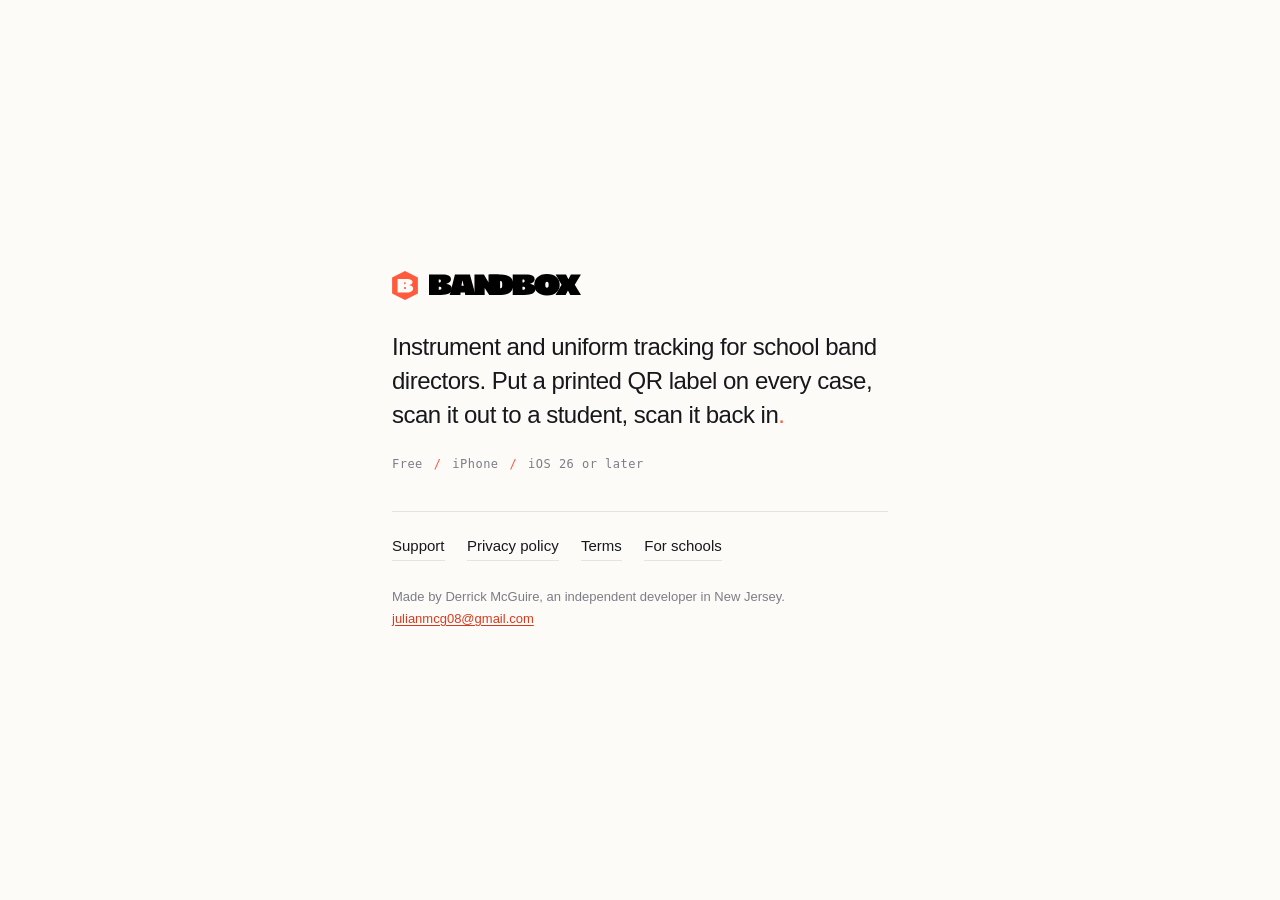
<file: index.html>
<!doctype html>
<html lang="en">
<head>
<meta charset="utf-8">
<meta name="viewport" content="width=device-width, initial-scale=1">
<title>BandBox — instrument and uniform tracking for school bands</title>
<meta name="description" content="BandBox is a free iPhone app for school band directors. Put a QR label on every instrument and uniform, scan it out to a student, and scan it back in.">
<link rel="canonical" href="https://mybandbox.app/">
<meta name="theme-color" content="#fdfbf8" media="(prefers-color-scheme: light)">
<meta name="theme-color" content="#121113" media="(prefers-color-scheme: dark)">
<meta property="og:type" content="website">
<meta property="og:site_name" content="BandBox">
<meta property="og:title" content="BandBox — instrument and uniform tracking for school bands">
<meta property="og:description" content="BandBox is a free iPhone app for school band directors. Put a QR label on every instrument and uniform, scan it out to a student, and scan it back in.">
<meta property="og:url" content="https://mybandbox.app/">
<meta name="twitter:card" content="summary">
<link rel="icon" href="/assets/favicon.svg" type="image/svg+xml">
<link rel="mask-icon" href="/assets/favicon.svg" color="#ff5a3c">
<link rel="stylesheet" href="/assets/styles.css">
</head>
<body class="bare">
<main id="main">

<div class="home">
  <div class="home__in">
    <div class="lockup">
      <span class="lockup__mark"><svg viewBox="0 0 72 81" fill="currentColor" aria-hidden="true"><path d="M38.9 47.57C38.9 50.28 36.83 50.66 33.8 50.61V44.75C37 44.64 38.9 45.29 38.9 47.57Z"/><path d="M33.8 37.1V31.62C36.83 31.4 37.86 32.27 37.86 34.22C37.86 36.72 36.29 37.15 33.8 37.1Z"/><path d="M36 0L0 18V63L36 81L72 63V18L36 0ZM37.92 60.16H15.24V22.18H39.49C53.06 22.18 57.02 25.92 57.02 30.91C57.02 34.93 53.71 38.08 48.5 39.32V39.65C57.13 40.9 58.65 44.64 58.65 48.6C58.65 56.31 51.59 60.16 37.92 60.16Z"/></svg></span>
      <img class="lockup__word" src="/assets/logolong.svg" alt="BandBox" width="176" height="25">
    </div>
    <p class="home__desc">Instrument and uniform tracking for school band directors.
    Put a printed QR label on every case, scan it out to a student, scan it back
    in<span class="dot">.</span></p>
    <p class="home__specs">Free <span>/</span> iPhone <span>/</span> iOS 26 or later</p>
    <nav class="home__links" aria-label="Site">
      <a href="/support">Support</a>
      <a href="/privacy">Privacy policy</a>
      <a href="/terms">Terms</a>
      <a href="/schools">For schools</a>
    </nav>
    <p class="home__by">Made by Derrick McGuire, an independent developer in New
    Jersey. <a href="mailto:julianmcg08@gmail.com">julianmcg08@gmail.com</a></p>
  </div>
</div>
</main>
</body>
</html>
</file>
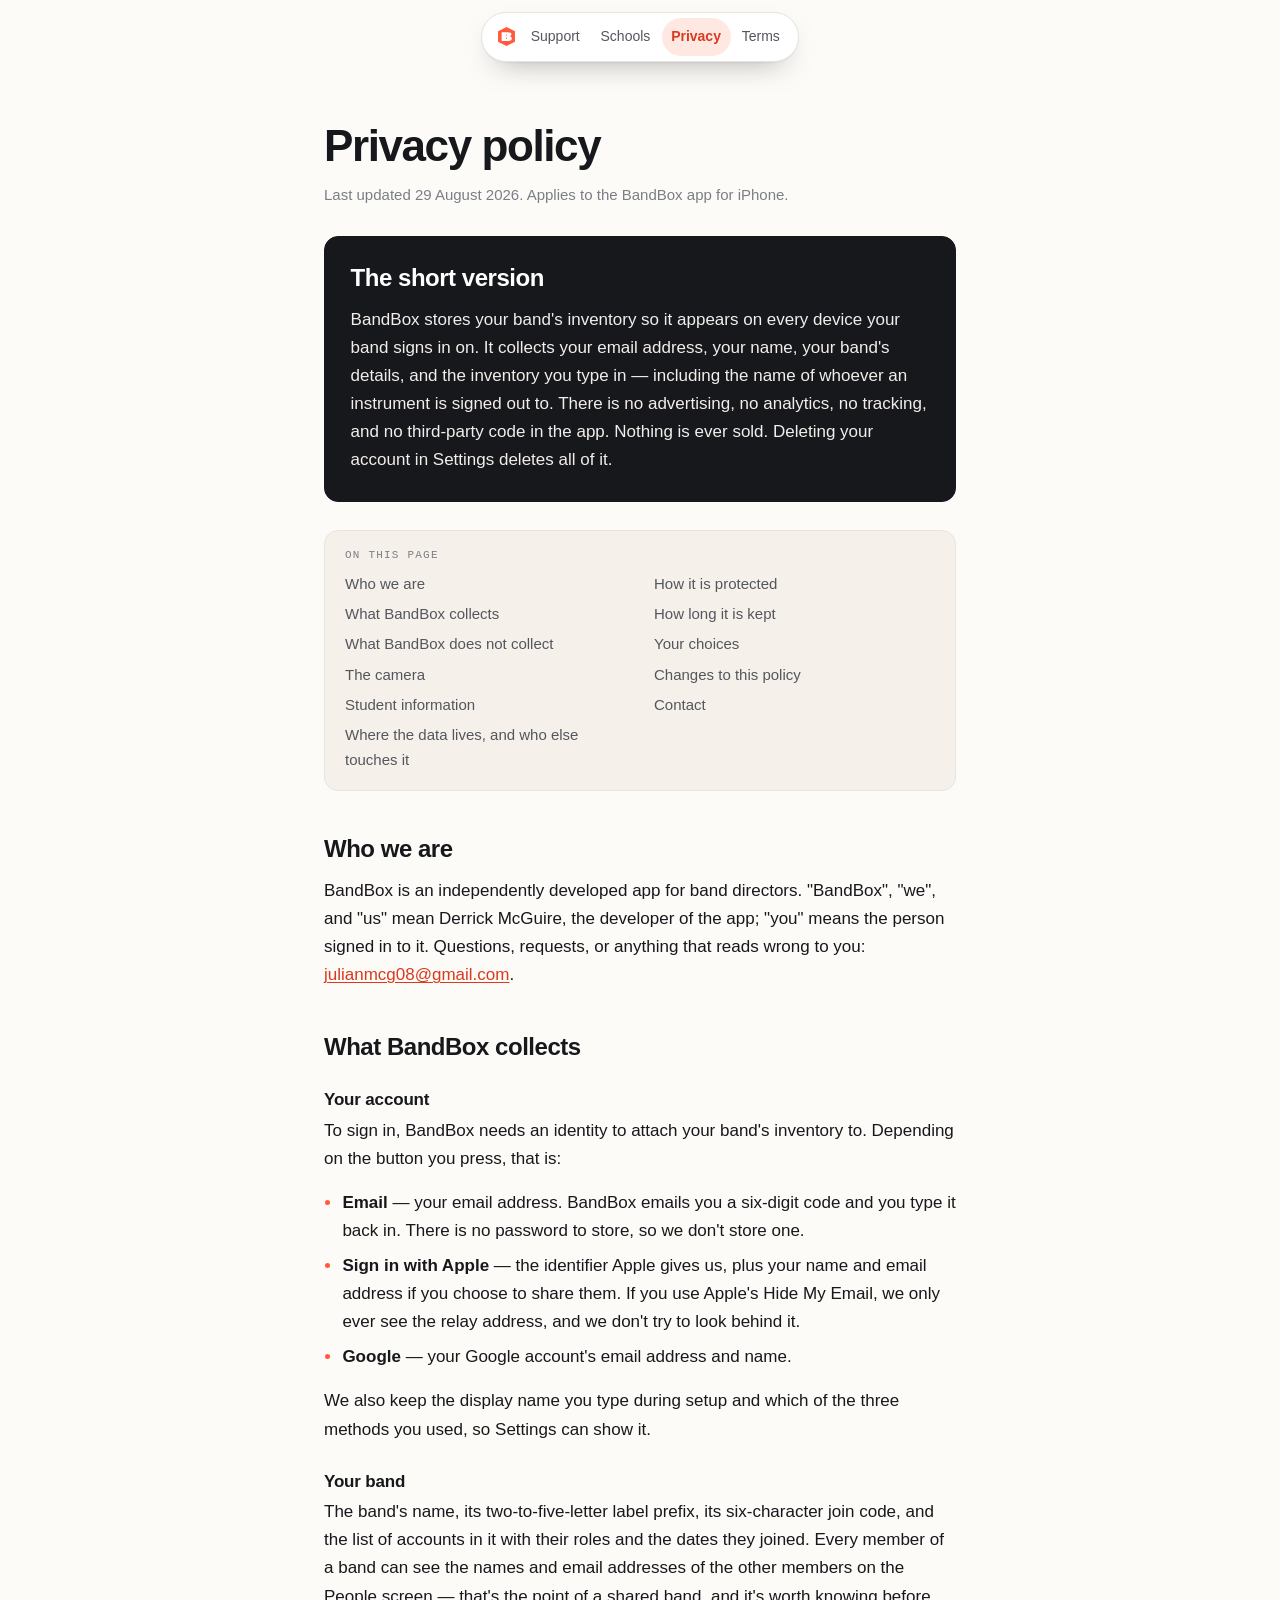
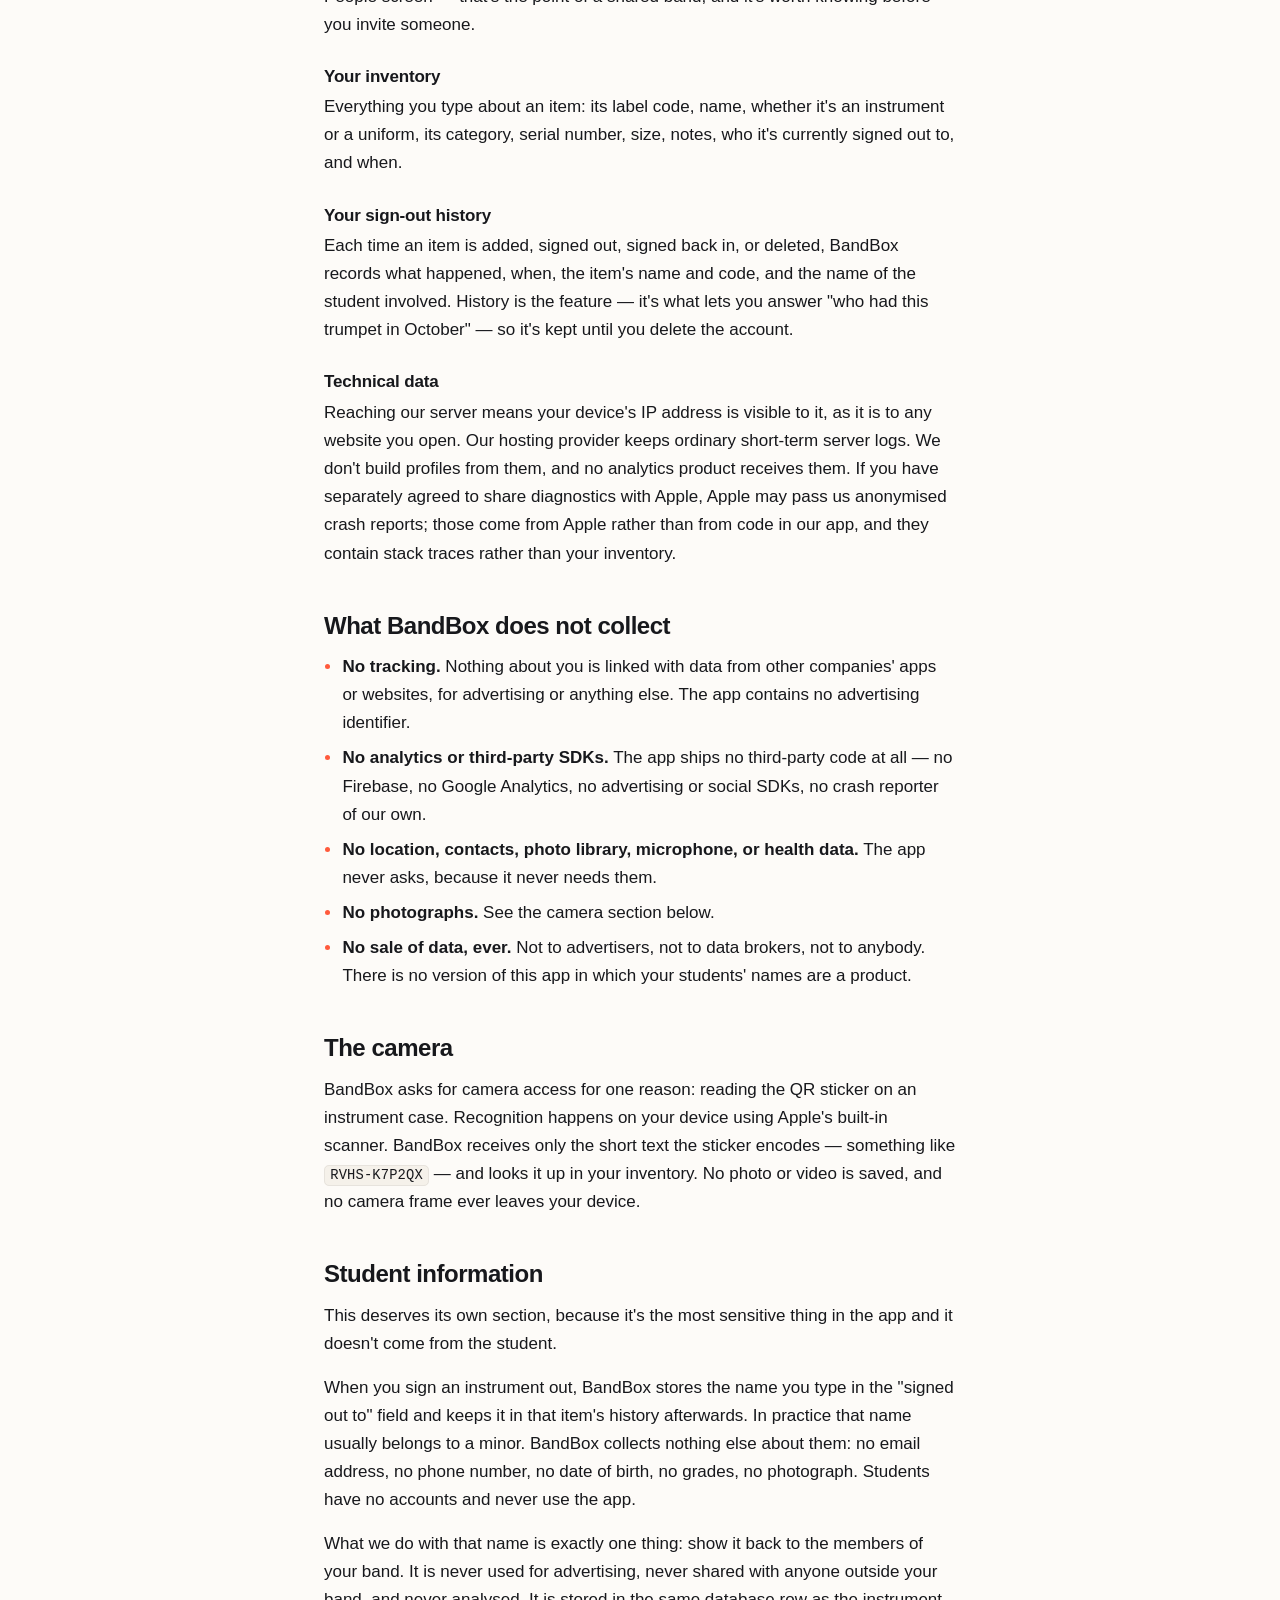
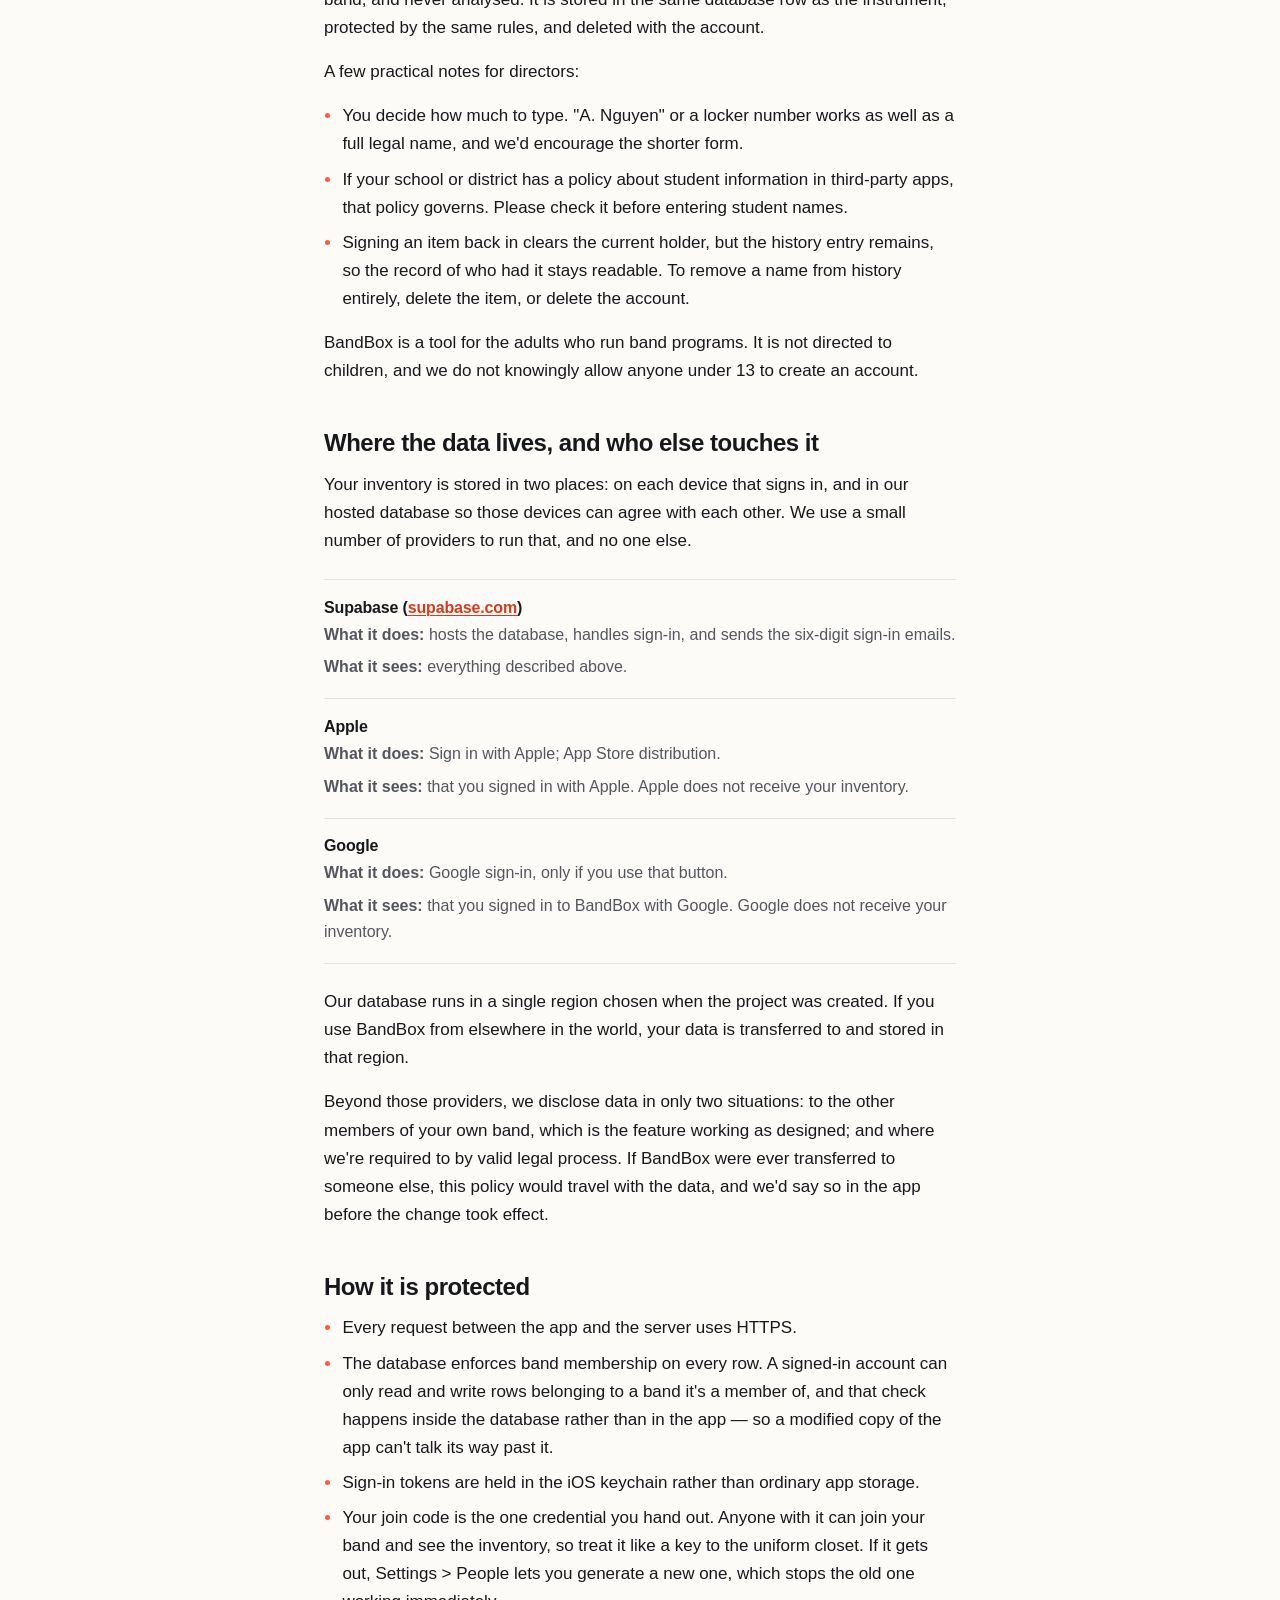
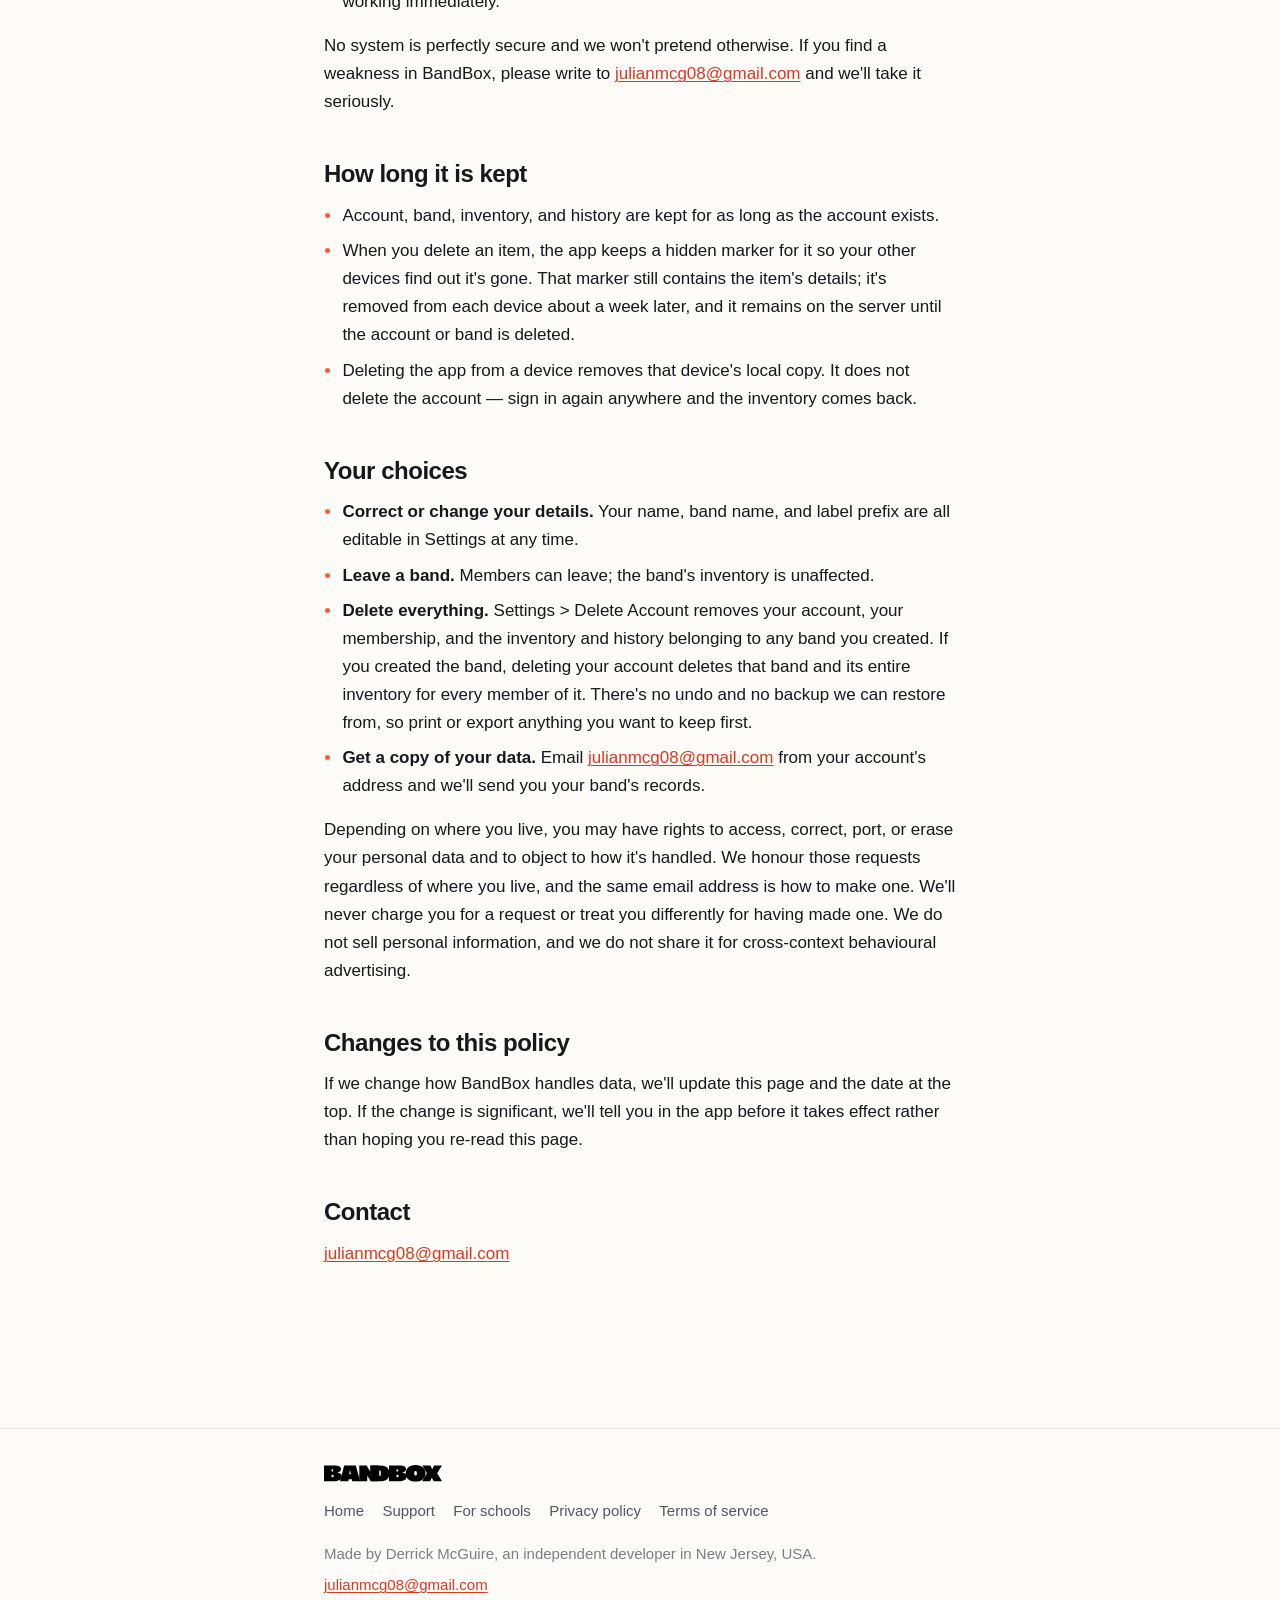
<file: privacy/index.html>
<!doctype html>
<html lang="en">
<head>
<meta charset="utf-8">
<meta name="viewport" content="width=device-width, initial-scale=1">
<title>BandBox privacy policy</title>
<meta name="description" content="What BandBox collects, what it never collects, who processes it, how long it is kept, and how to delete all of it. No advertising, no analytics, no tracking, nothing sold.">
<link rel="canonical" href="https://mybandbox.app/privacy">
<meta name="theme-color" content="#fdfbf8" media="(prefers-color-scheme: light)">
<meta name="theme-color" content="#121113" media="(prefers-color-scheme: dark)">
<meta property="og:type" content="website">
<meta property="og:site_name" content="BandBox">
<meta property="og:title" content="BandBox privacy policy">
<meta property="og:description" content="What BandBox collects, what it never collects, who processes it, how long it is kept, and how to delete all of it. No advertising, no analytics, no tracking, nothing sold.">
<meta property="og:url" content="https://mybandbox.app/privacy">
<meta name="twitter:card" content="summary">
<link rel="icon" href="/assets/favicon.svg" type="image/svg+xml">
<link rel="mask-icon" href="/assets/favicon.svg" color="#ff5a3c">
<link rel="stylesheet" href="/assets/styles.css">
</head>
<body>
<a class="skip" href="#main">Skip to content</a>
<div class="navbar">
  <nav class="nav" aria-label="Main">
    <a class="nav__home" href="/" aria-label="BandBox home"><svg viewBox="0 0 72 81" fill="currentColor" aria-hidden="true"><path d="M38.9 47.57C38.9 50.28 36.83 50.66 33.8 50.61V44.75C37 44.64 38.9 45.29 38.9 47.57Z"/><path d="M33.8 37.1V31.62C36.83 31.4 37.86 32.27 37.86 34.22C37.86 36.72 36.29 37.15 33.8 37.1Z"/><path d="M36 0L0 18V63L36 81L72 63V18L36 0ZM37.92 60.16H15.24V22.18H39.49C53.06 22.18 57.02 25.92 57.02 30.91C57.02 34.93 53.71 38.08 48.5 39.32V39.65C57.13 40.9 58.65 44.64 58.65 48.6C58.65 56.31 51.59 60.16 37.92 60.16Z"/></svg></a>
    <a href="/support">Support</a>
    <a href="/schools">Schools</a>
    <a href="/privacy" aria-current="page">Privacy</a>
    <a href="/terms">Terms</a>
  </nav>
</div>
<main id="main">

<div class="wrap page--doc">
  <h1>Privacy policy</h1>
  <p class="meta">Last updated 29 August 2026. Applies to the BandBox app for iPhone.</p>

  <div class="panel panel--ink">
    <h2 class="mt0">The short version</h2>
    <p>BandBox stores your band's inventory so it appears on every device your band
    signs in on. It collects your email address, your name, your band's details, and
    the inventory you type in — including the name of whoever an instrument is signed
    out to. There is no advertising, no analytics, no tracking, and no third-party
    code in the app. Nothing is ever sold. Deleting your account in Settings deletes
    all of it.</p>
  </div>

  <nav class="toc" aria-label="On this page">
    <h2>On this page</h2>
    <ul>
      <li><a href="#who-we-are">Who we are</a></li>
      <li><a href="#collects">What BandBox collects</a></li>
      <li><a href="#not-collected">What BandBox does not collect</a></li>
      <li><a href="#camera">The camera</a></li>
      <li><a href="#students">Student information</a></li>
      <li><a href="#processors">Where the data lives, and who else touches it</a></li>
      <li><a href="#security">How it is protected</a></li>
      <li><a href="#retention">How long it is kept</a></li>
      <li><a href="#choices">Your choices</a></li>
      <li><a href="#changes">Changes to this policy</a></li>
      <li><a href="#contact">Contact</a></li>
    </ul>
  </nav>

  <h2 id="who-we-are">Who we are</h2>
  <p>BandBox is an independently developed app for band directors. "BandBox", "we",
  and "us" mean Derrick McGuire, the developer of the app; "you" means the person
  signed in to it. Questions, requests, or anything that reads wrong to you:
  <a href="mailto:julianmcg08@gmail.com">julianmcg08@gmail.com</a>.</p>

  <h2 id="collects">What BandBox collects</h2>

  <h3>Your account</h3>
  <p>To sign in, BandBox needs an identity to attach your band's inventory to.
  Depending on the button you press, that is:</p>
  <ul>
    <li><strong>Email</strong> — your email address. BandBox emails you a six-digit
    code and you type it back in. There is no password to store, so we don't store
    one.</li>
    <li><strong>Sign in with Apple</strong> — the identifier Apple gives us, plus your
    name and email address if you choose to share them. If you use Apple's Hide My
    Email, we only ever see the relay address, and we don't try to look behind it.</li>
    <li><strong>Google</strong> — your Google account's email address and name.</li>
  </ul>
  <p>We also keep the display name you type during setup and which of the three
  methods you used, so Settings can show it.</p>

  <h3>Your band</h3>
  <p>The band's name, its two-to-five-letter label prefix, its six-character join
  code, and the list of accounts in it with their roles and the dates they joined.
  Every member of a band can see the names and email addresses of the other members
  on the People screen — that's the point of a shared band, and it's worth knowing
  before you invite someone.</p>

  <h3>Your inventory</h3>
  <p>Everything you type about an item: its label code, name, whether it's an
  instrument or a uniform, its category, serial number, size, notes, who it's
  currently signed out to, and when.</p>

  <h3>Your sign-out history</h3>
  <p>Each time an item is added, signed out, signed back in, or deleted, BandBox
  records what happened, when, the item's name and code, and the name of the student
  involved. History is the feature — it's what lets you answer "who had this trumpet
  in October" — so it's kept until you delete the account.</p>

  <h3>Technical data</h3>
  <p>Reaching our server means your device's IP address is visible to it, as it is to
  any website you open. Our hosting provider keeps ordinary short-term server logs. We
  don't build profiles from them, and no analytics product receives them. If you have
  separately agreed to share diagnostics with Apple, Apple may pass us anonymised
  crash reports; those come from Apple rather than from code in our app, and they
  contain stack traces rather than your inventory.</p>

  <h2 id="not-collected">What BandBox does not collect</h2>
  <ul>
    <li><strong>No tracking.</strong> Nothing about you is linked with data from other
    companies' apps or websites, for advertising or anything else. The app contains no
    advertising identifier.</li>
    <li><strong>No analytics or third-party SDKs.</strong> The app ships no
    third-party code at all — no Firebase, no Google Analytics, no advertising or
    social SDKs, no crash reporter of our own.</li>
    <li><strong>No location, contacts, photo library, microphone, or health data.</strong>
    The app never asks, because it never needs them.</li>
    <li><strong>No photographs.</strong> See the camera section below.</li>
    <li><strong>No sale of data, ever.</strong> Not to advertisers, not to data
    brokers, not to anybody. There is no version of this app in which your students'
    names are a product.</li>
  </ul>

  <h2 id="camera">The camera</h2>
  <p>BandBox asks for camera access for one reason: reading the QR sticker on an
  instrument case. Recognition happens on your device using Apple's built-in scanner.
  BandBox receives only the short text the sticker encodes — something like
  <code>RVHS-K7P2QX</code> — and looks it up in your inventory. No photo or video is
  saved, and no camera frame ever leaves your device.</p>

  <h2 id="students">Student information</h2>
  <p>This deserves its own section, because it's the most sensitive thing in the app
  and it doesn't come from the student.</p>
  <p>When you sign an instrument out, BandBox stores the name you type in the "signed
  out to" field and keeps it in that item's history afterwards. In practice that name
  usually belongs to a minor. BandBox collects nothing else about them: no email
  address, no phone number, no date of birth, no grades, no photograph. Students have
  no accounts and never use the app.</p>
  <p>What we do with that name is exactly one thing: show it back to the members of
  your band. It is never used for advertising, never shared with anyone outside your
  band, and never analysed. It is stored in the same database row as the instrument,
  protected by the same rules, and deleted with the account.</p>
  <p>A few practical notes for directors:</p>
  <ul>
    <li>You decide how much to type. "A. Nguyen" or a locker number works as well as a
    full legal name, and we'd encourage the shorter form.</li>
    <li>If your school or district has a policy about student information in
    third-party apps, that policy governs. Please check it before entering student
    names.</li>
    <li>Signing an item back in clears the current holder, but the history entry
    remains, so the record of who had it stays readable. To remove a name from history
    entirely, delete the item, or delete the account.</li>
  </ul>
  <p>BandBox is a tool for the adults who run band programs. It is not directed to
  children, and we do not knowingly allow anyone under 13 to create an account.</p>

  <h2 id="processors">Where the data lives, and who else touches it</h2>
  <p>Your inventory is stored in two places: on each device that signs in, and in our
  hosted database so those devices can agree with each other. We use a small number of
  providers to run that, and no one else.</p>

  <div class="rows">
    <div class="row">
      <h3>Supabase (<a href="https://supabase.com" rel="noopener">supabase.com</a>)</h3>
      <p><strong>What it does:</strong> hosts the database, handles sign-in, and sends
      the six-digit sign-in emails.</p>
      <p><strong>What it sees:</strong> everything described above.</p>
    </div>
    <div class="row">
      <h3>Apple</h3>
      <p><strong>What it does:</strong> Sign in with Apple; App Store distribution.</p>
      <p><strong>What it sees:</strong> that you signed in with Apple. Apple does not
      receive your inventory.</p>
    </div>
    <div class="row">
      <h3>Google</h3>
      <p><strong>What it does:</strong> Google sign-in, only if you use that button.</p>
      <p><strong>What it sees:</strong> that you signed in to BandBox with Google.
      Google does not receive your inventory.</p>
    </div>
  </div>

  <p>Our database runs in a single region chosen when the project was created. If you
  use BandBox from elsewhere in the world, your data is transferred to and stored in
  that region.</p>
  <p>Beyond those providers, we disclose data in only two situations: to the other
  members of your own band, which is the feature working as designed; and where we're
  required to by valid legal process. If BandBox were ever transferred to someone
  else, this policy would travel with the data, and we'd say so in the app before the
  change took effect.</p>

  <h2 id="security">How it is protected</h2>
  <ul>
    <li>Every request between the app and the server uses HTTPS.</li>
    <li>The database enforces band membership on every row. A signed-in account can
    only read and write rows belonging to a band it's a member of, and that check
    happens inside the database rather than in the app — so a modified copy of the app
    can't talk its way past it.</li>
    <li>Sign-in tokens are held in the iOS keychain rather than ordinary app storage.</li>
    <li>Your join code is the one credential you hand out. Anyone with it can join your
    band and see the inventory, so treat it like a key to the uniform closet. If it
    gets out, Settings &gt; People lets you generate a new one, which stops the old one
    working immediately.</li>
  </ul>
  <p>No system is perfectly secure and we won't pretend otherwise. If you find a
  weakness in BandBox, please write to
  <a href="mailto:julianmcg08@gmail.com">julianmcg08@gmail.com</a> and we'll take it
  seriously.</p>

  <h2 id="retention">How long it is kept</h2>
  <ul>
    <li>Account, band, inventory, and history are kept for as long as the account
    exists.</li>
    <li>When you delete an item, the app keeps a hidden marker for it so your other
    devices find out it's gone. That marker still contains the item's details; it's
    removed from each device about a week later, and it remains on the server until the
    account or band is deleted.</li>
    <li>Deleting the app from a device removes that device's local copy. It does not
    delete the account — sign in again anywhere and the inventory comes back.</li>
  </ul>

  <h2 id="choices">Your choices</h2>
  <ul>
    <li><strong>Correct or change your details.</strong> Your name, band name, and
    label prefix are all editable in Settings at any time.</li>
    <li><strong>Leave a band.</strong> Members can leave; the band's inventory is
    unaffected.</li>
    <li><strong>Delete everything.</strong> Settings &gt; Delete Account removes your
    account, your membership, and the inventory and history belonging to any band you
    created. If you created the band, deleting your account deletes that band and its
    entire inventory for every member of it. There's no undo and no backup we can
    restore from, so print or export anything you want to keep first.</li>
    <li><strong>Get a copy of your data.</strong> Email
    <a href="mailto:julianmcg08@gmail.com">julianmcg08@gmail.com</a> from your
    account's address and we'll send you your band's records.</li>
  </ul>
  <p>Depending on where you live, you may have rights to access, correct, port, or
  erase your personal data and to object to how it's handled. We honour those requests
  regardless of where you live, and the same email address is how to make one. We'll
  never charge you for a request or treat you differently for having made one. We do
  not sell personal information, and we do not share it for cross-context behavioural
  advertising.</p>

  <h2 id="changes">Changes to this policy</h2>
  <p>If we change how BandBox handles data, we'll update this page and the date at the
  top. If the change is significant, we'll tell you in the app before it takes effect
  rather than hoping you re-read this page.</p>

  <h2 id="contact">Contact</h2>
  <p><a href="mailto:julianmcg08@gmail.com">julianmcg08@gmail.com</a></p>
</div>
</main>
<footer class="foot">
  <div class="wrap">
    <img class="foot__logo" src="/assets/logolong.svg" alt="BandBox" width="176" height="25">
    <ul class="foot__nav">
      <li><a href="/">Home</a></li>
      <li><a href="/support">Support</a></li>
      <li><a href="/schools">For schools</a></li>
      <li><a href="/privacy">Privacy policy</a></li>
      <li><a href="/terms">Terms of service</a></li>
    </ul>
    <p>Made by Derrick McGuire, an independent developer in New Jersey, USA.</p>
    <p><a href="mailto:julianmcg08@gmail.com">julianmcg08@gmail.com</a></p>
  </div>
</footer>
</body>
</html>
</file>
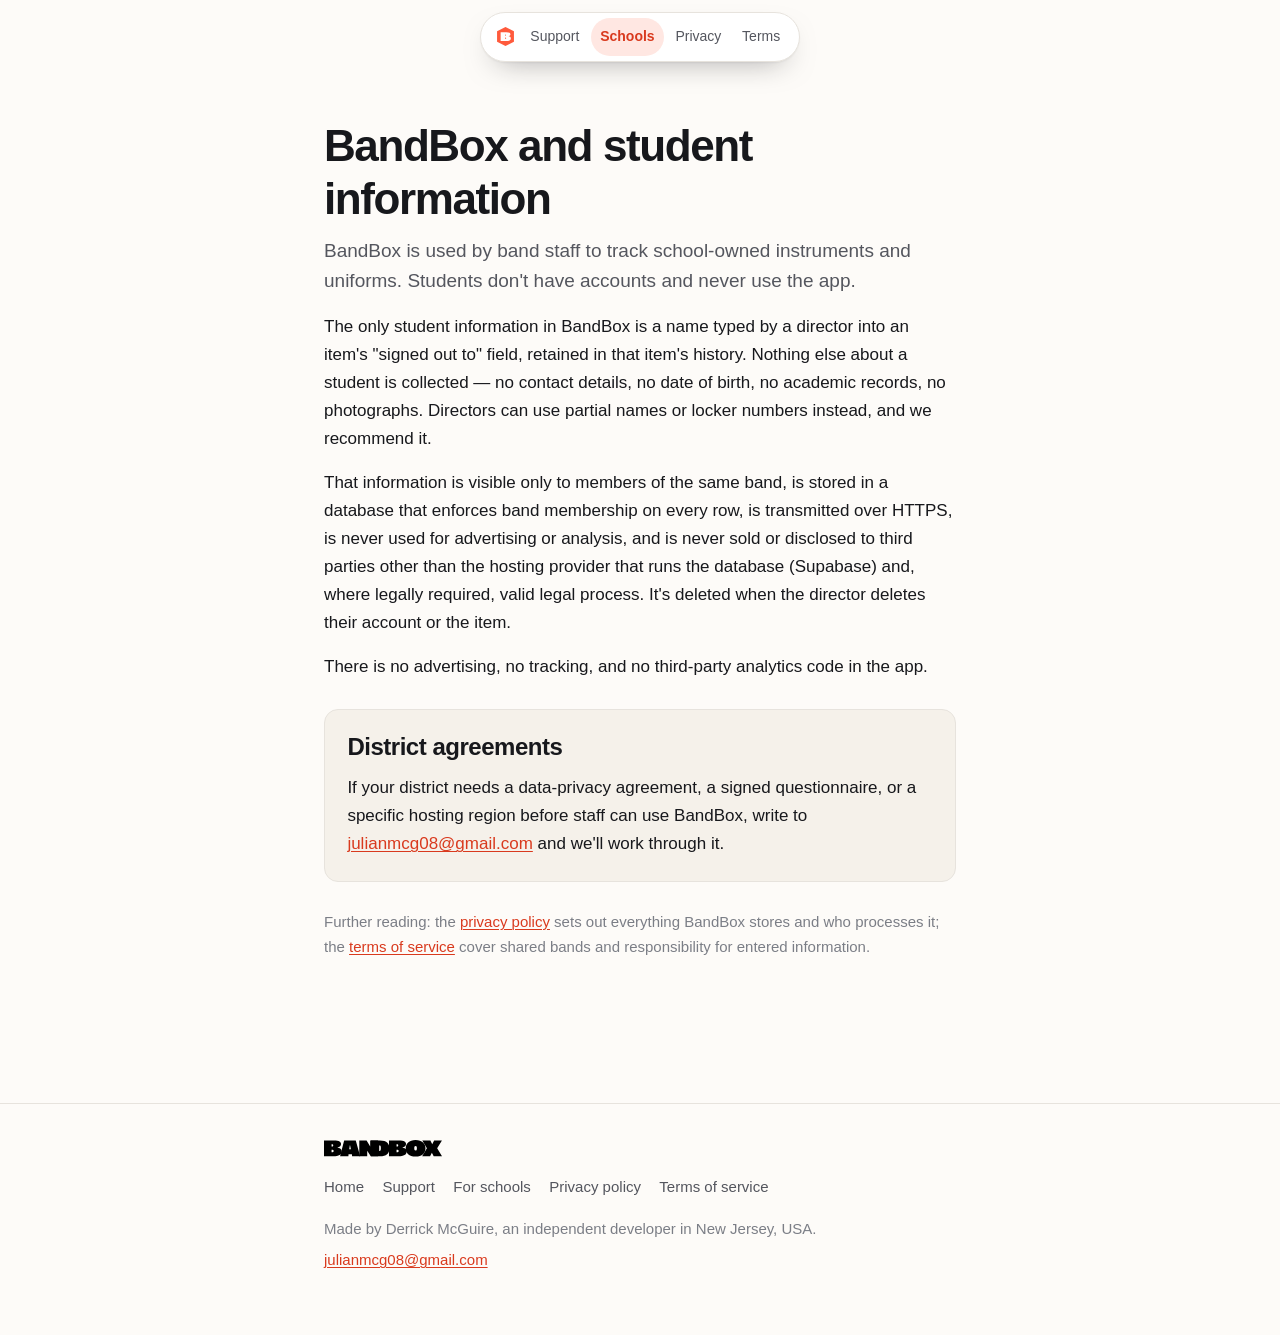
<file: schools/index.html>
<!doctype html>
<html lang="en">
<head>
<meta charset="utf-8">
<meta name="viewport" content="width=device-width, initial-scale=1">
<title>BandBox and student information — notes for schools</title>
<meta name="description" content="What student information BandBox holds, who can see it, how it is protected, and how to request a district data-privacy agreement.">
<link rel="canonical" href="https://mybandbox.app/schools">
<meta name="theme-color" content="#fdfbf8" media="(prefers-color-scheme: light)">
<meta name="theme-color" content="#121113" media="(prefers-color-scheme: dark)">
<meta property="og:type" content="website">
<meta property="og:site_name" content="BandBox">
<meta property="og:title" content="BandBox and student information — notes for schools">
<meta property="og:description" content="What student information BandBox holds, who can see it, how it is protected, and how to request a district data-privacy agreement.">
<meta property="og:url" content="https://mybandbox.app/schools">
<meta name="twitter:card" content="summary">
<link rel="icon" href="/assets/favicon.svg" type="image/svg+xml">
<link rel="mask-icon" href="/assets/favicon.svg" color="#ff5a3c">
<link rel="stylesheet" href="/assets/styles.css">
</head>
<body>
<a class="skip" href="#main">Skip to content</a>
<div class="navbar">
  <nav class="nav" aria-label="Main">
    <a class="nav__home" href="/" aria-label="BandBox home"><svg viewBox="0 0 72 81" fill="currentColor" aria-hidden="true"><path d="M38.9 47.57C38.9 50.28 36.83 50.66 33.8 50.61V44.75C37 44.64 38.9 45.29 38.9 47.57Z"/><path d="M33.8 37.1V31.62C36.83 31.4 37.86 32.27 37.86 34.22C37.86 36.72 36.29 37.15 33.8 37.1Z"/><path d="M36 0L0 18V63L36 81L72 63V18L36 0ZM37.92 60.16H15.24V22.18H39.49C53.06 22.18 57.02 25.92 57.02 30.91C57.02 34.93 53.71 38.08 48.5 39.32V39.65C57.13 40.9 58.65 44.64 58.65 48.6C58.65 56.31 51.59 60.16 37.92 60.16Z"/></svg></a>
    <a href="/support">Support</a>
    <a href="/schools" aria-current="page">Schools</a>
    <a href="/privacy">Privacy</a>
    <a href="/terms">Terms</a>
  </nav>
</div>
<main id="main">

<div class="wrap page">
  <h1>BandBox and student information</h1>
  <p class="lede">BandBox is used by band staff to track school-owned instruments and
  uniforms. Students don't have accounts and never use the app.</p>

  <p>The only student information in BandBox is a name typed by a director into an
  item's "signed out to" field, retained in that item's history. Nothing else about a
  student is collected — no contact details, no date of birth, no academic records,
  no photographs. Directors can use partial names or locker numbers instead, and we
  recommend it.</p>

  <p>That information is visible only to members of the same band, is stored in a
  database that enforces band membership on every row, is transmitted over HTTPS, is
  never used for advertising or analysis, and is never sold or disclosed to third
  parties other than the hosting provider that runs the database (Supabase) and,
  where legally required, valid legal process. It's deleted when the director deletes
  their account or the item.</p>

  <p>There is no advertising, no tracking, and no third-party analytics code in the
  app.</p>

  <div class="panel">
    <h2 class="mt0">District agreements</h2>
    <p>If your district needs a data-privacy agreement, a signed questionnaire, or a
    specific hosting region before staff can use BandBox, write to
    <a href="mailto:julianmcg08@gmail.com">julianmcg08@gmail.com</a> and we'll work
    through it.</p>
  </div>

  <p class="meta">Further reading: the <a href="/privacy">privacy policy</a> sets out
  everything BandBox stores and who processes it; the <a href="/terms">terms of
  service</a> cover shared bands and responsibility for entered information.</p>
</div>
</main>
<footer class="foot">
  <div class="wrap">
    <img class="foot__logo" src="/assets/logolong.svg" alt="BandBox" width="176" height="25">
    <ul class="foot__nav">
      <li><a href="/">Home</a></li>
      <li><a href="/support">Support</a></li>
      <li><a href="/schools">For schools</a></li>
      <li><a href="/privacy">Privacy policy</a></li>
      <li><a href="/terms">Terms of service</a></li>
    </ul>
    <p>Made by Derrick McGuire, an independent developer in New Jersey, USA.</p>
    <p><a href="mailto:julianmcg08@gmail.com">julianmcg08@gmail.com</a></p>
  </div>
</footer>
</body>
</html>
</file>
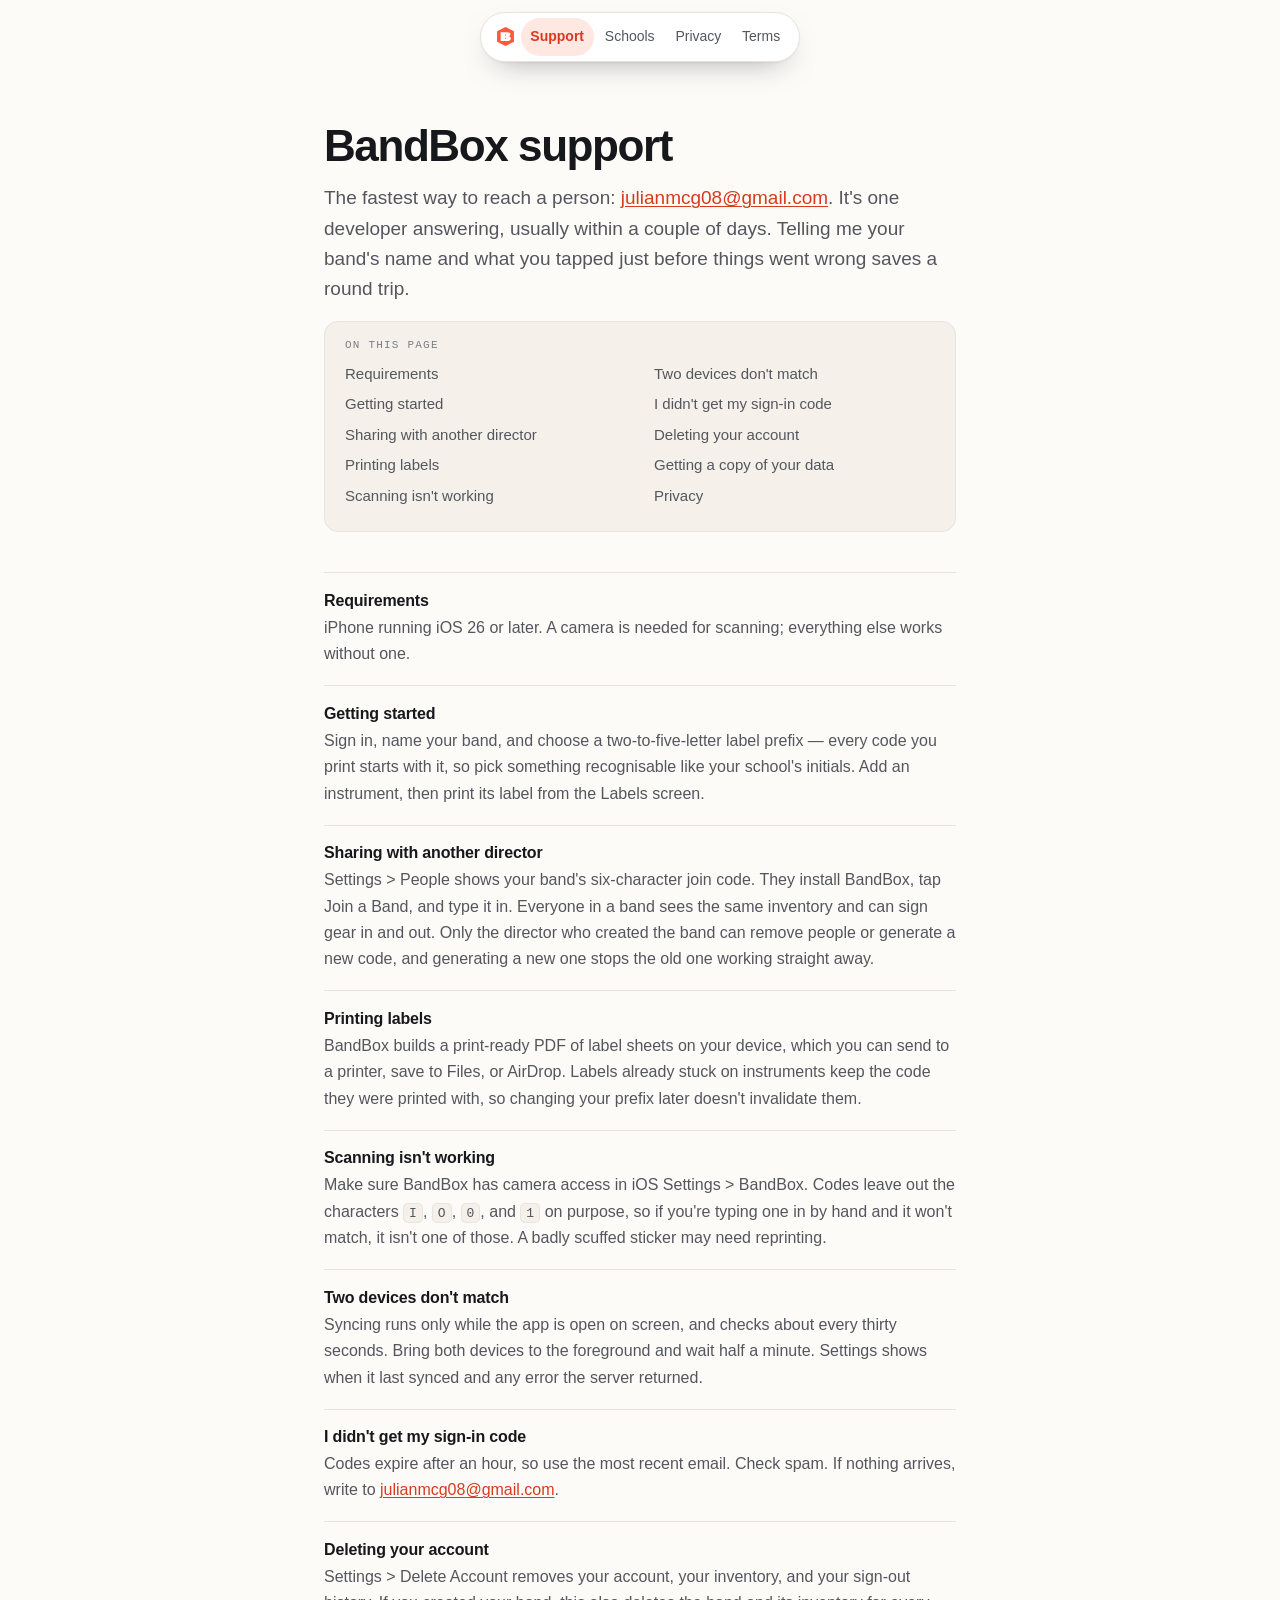
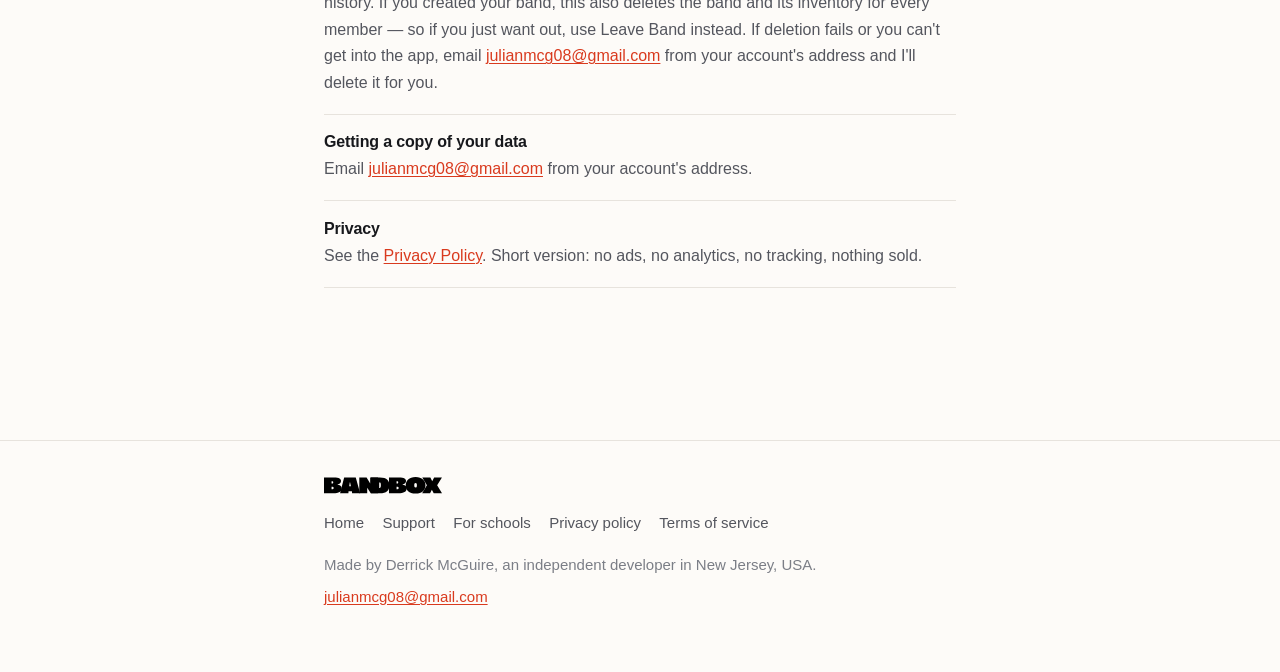
<file: support/index.html>
<!doctype html>
<html lang="en">
<head>
<meta charset="utf-8">
<meta name="viewport" content="width=device-width, initial-scale=1">
<title>BandBox support</title>
<meta name="description" content="Help with BandBox: requirements, getting started, sharing a band, printing labels, scanning, syncing, sign-in codes, deleting your account, and how to reach the developer.">
<link rel="canonical" href="https://mybandbox.app/support">
<meta name="theme-color" content="#fdfbf8" media="(prefers-color-scheme: light)">
<meta name="theme-color" content="#121113" media="(prefers-color-scheme: dark)">
<meta property="og:type" content="website">
<meta property="og:site_name" content="BandBox">
<meta property="og:title" content="BandBox support">
<meta property="og:description" content="Help with BandBox: requirements, getting started, sharing a band, printing labels, scanning, syncing, sign-in codes, deleting your account, and how to reach the developer.">
<meta property="og:url" content="https://mybandbox.app/support">
<meta name="twitter:card" content="summary">
<link rel="icon" href="/assets/favicon.svg" type="image/svg+xml">
<link rel="mask-icon" href="/assets/favicon.svg" color="#ff5a3c">
<link rel="stylesheet" href="/assets/styles.css">
</head>
<body>
<a class="skip" href="#main">Skip to content</a>
<div class="navbar">
  <nav class="nav" aria-label="Main">
    <a class="nav__home" href="/" aria-label="BandBox home"><svg viewBox="0 0 72 81" fill="currentColor" aria-hidden="true"><path d="M38.9 47.57C38.9 50.28 36.83 50.66 33.8 50.61V44.75C37 44.64 38.9 45.29 38.9 47.57Z"/><path d="M33.8 37.1V31.62C36.83 31.4 37.86 32.27 37.86 34.22C37.86 36.72 36.29 37.15 33.8 37.1Z"/><path d="M36 0L0 18V63L36 81L72 63V18L36 0ZM37.92 60.16H15.24V22.18H39.49C53.06 22.18 57.02 25.92 57.02 30.91C57.02 34.93 53.71 38.08 48.5 39.32V39.65C57.13 40.9 58.65 44.64 58.65 48.6C58.65 56.31 51.59 60.16 37.92 60.16Z"/></svg></a>
    <a href="/support" aria-current="page">Support</a>
    <a href="/schools">Schools</a>
    <a href="/privacy">Privacy</a>
    <a href="/terms">Terms</a>
  </nav>
</div>
<main id="main">

<div class="wrap page">
  <h1>BandBox support</h1>
  <p class="lede">The fastest way to reach a person:
  <a href="mailto:julianmcg08@gmail.com">julianmcg08@gmail.com</a>. It's one
  developer answering, usually within a couple of days. Telling me your band's name
  and what you tapped just before things went wrong saves a round trip.</p>

  <nav class="toc" aria-label="On this page">
    <h2>On this page</h2>
    <ul>
      <li><a href="#requirements">Requirements</a></li>
      <li><a href="#getting-started">Getting started</a></li>
      <li><a href="#sharing">Sharing with another director</a></li>
      <li><a href="#labels">Printing labels</a></li>
      <li><a href="#scanning">Scanning isn't working</a></li>
      <li><a href="#sync">Two devices don't match</a></li>
      <li><a href="#code">I didn't get my sign-in code</a></li>
      <li><a href="#delete">Deleting your account</a></li>
      <li><a href="#export">Getting a copy of your data</a></li>
      <li><a href="#privacy">Privacy</a></li>
    </ul>
  </nav>

  <div class="rows">
    <section class="row" id="requirements">
      <h3>Requirements</h3>
      <p>iPhone running iOS 26 or later. A camera is needed for scanning; everything
      else works without one.</p>
    </section>

    <section class="row" id="getting-started">
      <h3>Getting started</h3>
      <p>Sign in, name your band, and choose a two-to-five-letter label prefix —
      every code you print starts with it, so pick something recognisable like your
      school's initials. Add an instrument, then print its label from the Labels
      screen.</p>
    </section>

    <section class="row" id="sharing">
      <h3>Sharing with another director</h3>
      <p>Settings &gt; People shows your band's six-character join code. They install
      BandBox, tap Join a Band, and type it in. Everyone in a band sees the same
      inventory and can sign gear in and out. Only the director who created the band
      can remove people or generate a new code, and generating a new one stops the
      old one working straight away.</p>
    </section>

    <section class="row" id="labels">
      <h3>Printing labels</h3>
      <p>BandBox builds a print-ready PDF of label sheets on your device, which you
      can send to a printer, save to Files, or AirDrop. Labels already stuck on
      instruments keep the code they were printed with, so changing your prefix later
      doesn't invalidate them.</p>
    </section>

    <section class="row" id="scanning">
      <h3>Scanning isn't working</h3>
      <p>Make sure BandBox has camera access in iOS Settings &gt; BandBox. Codes
      leave out the characters <code>I</code>, <code>O</code>, <code>0</code>, and
      <code>1</code> on purpose, so if you're typing one in by hand and it won't
      match, it isn't one of those. A badly scuffed sticker may need reprinting.</p>
    </section>

    <section class="row" id="sync">
      <h3>Two devices don't match</h3>
      <p>Syncing runs only while the app is open on screen, and checks about every
      thirty seconds. Bring both devices to the foreground and wait half a minute.
      Settings shows when it last synced and any error the server returned.</p>
    </section>

    <section class="row" id="code">
      <h3>I didn't get my sign-in code</h3>
      <p>Codes expire after an hour, so use the most recent email. Check spam. If
      nothing arrives, write to
      <a href="mailto:julianmcg08@gmail.com">julianmcg08@gmail.com</a>.</p>
    </section>

    <section class="row" id="delete">
      <h3>Deleting your account</h3>
      <p>Settings &gt; Delete Account removes your account, your inventory, and your
      sign-out history. If you created your band, this also deletes the band and its
      inventory for every member — so if you just want out, use Leave Band instead.
      If deletion fails or you can't get into the app, email
      <a href="mailto:julianmcg08@gmail.com">julianmcg08@gmail.com</a> from your
      account's address and I'll delete it for you.</p>
    </section>

    <section class="row" id="export">
      <h3>Getting a copy of your data</h3>
      <p>Email <a href="mailto:julianmcg08@gmail.com">julianmcg08@gmail.com</a> from
      your account's address.</p>
    </section>

    <section class="row" id="privacy">
      <h3>Privacy</h3>
      <p>See the <a href="/privacy">Privacy Policy</a>. Short version: no ads, no
      analytics, no tracking, nothing sold.</p>
    </section>
  </div>
</div>
</main>
<footer class="foot">
  <div class="wrap">
    <img class="foot__logo" src="/assets/logolong.svg" alt="BandBox" width="176" height="25">
    <ul class="foot__nav">
      <li><a href="/">Home</a></li>
      <li><a href="/support">Support</a></li>
      <li><a href="/schools">For schools</a></li>
      <li><a href="/privacy">Privacy policy</a></li>
      <li><a href="/terms">Terms of service</a></li>
    </ul>
    <p>Made by Derrick McGuire, an independent developer in New Jersey, USA.</p>
    <p><a href="mailto:julianmcg08@gmail.com">julianmcg08@gmail.com</a></p>
  </div>
</footer>
</body>
</html>
</file>
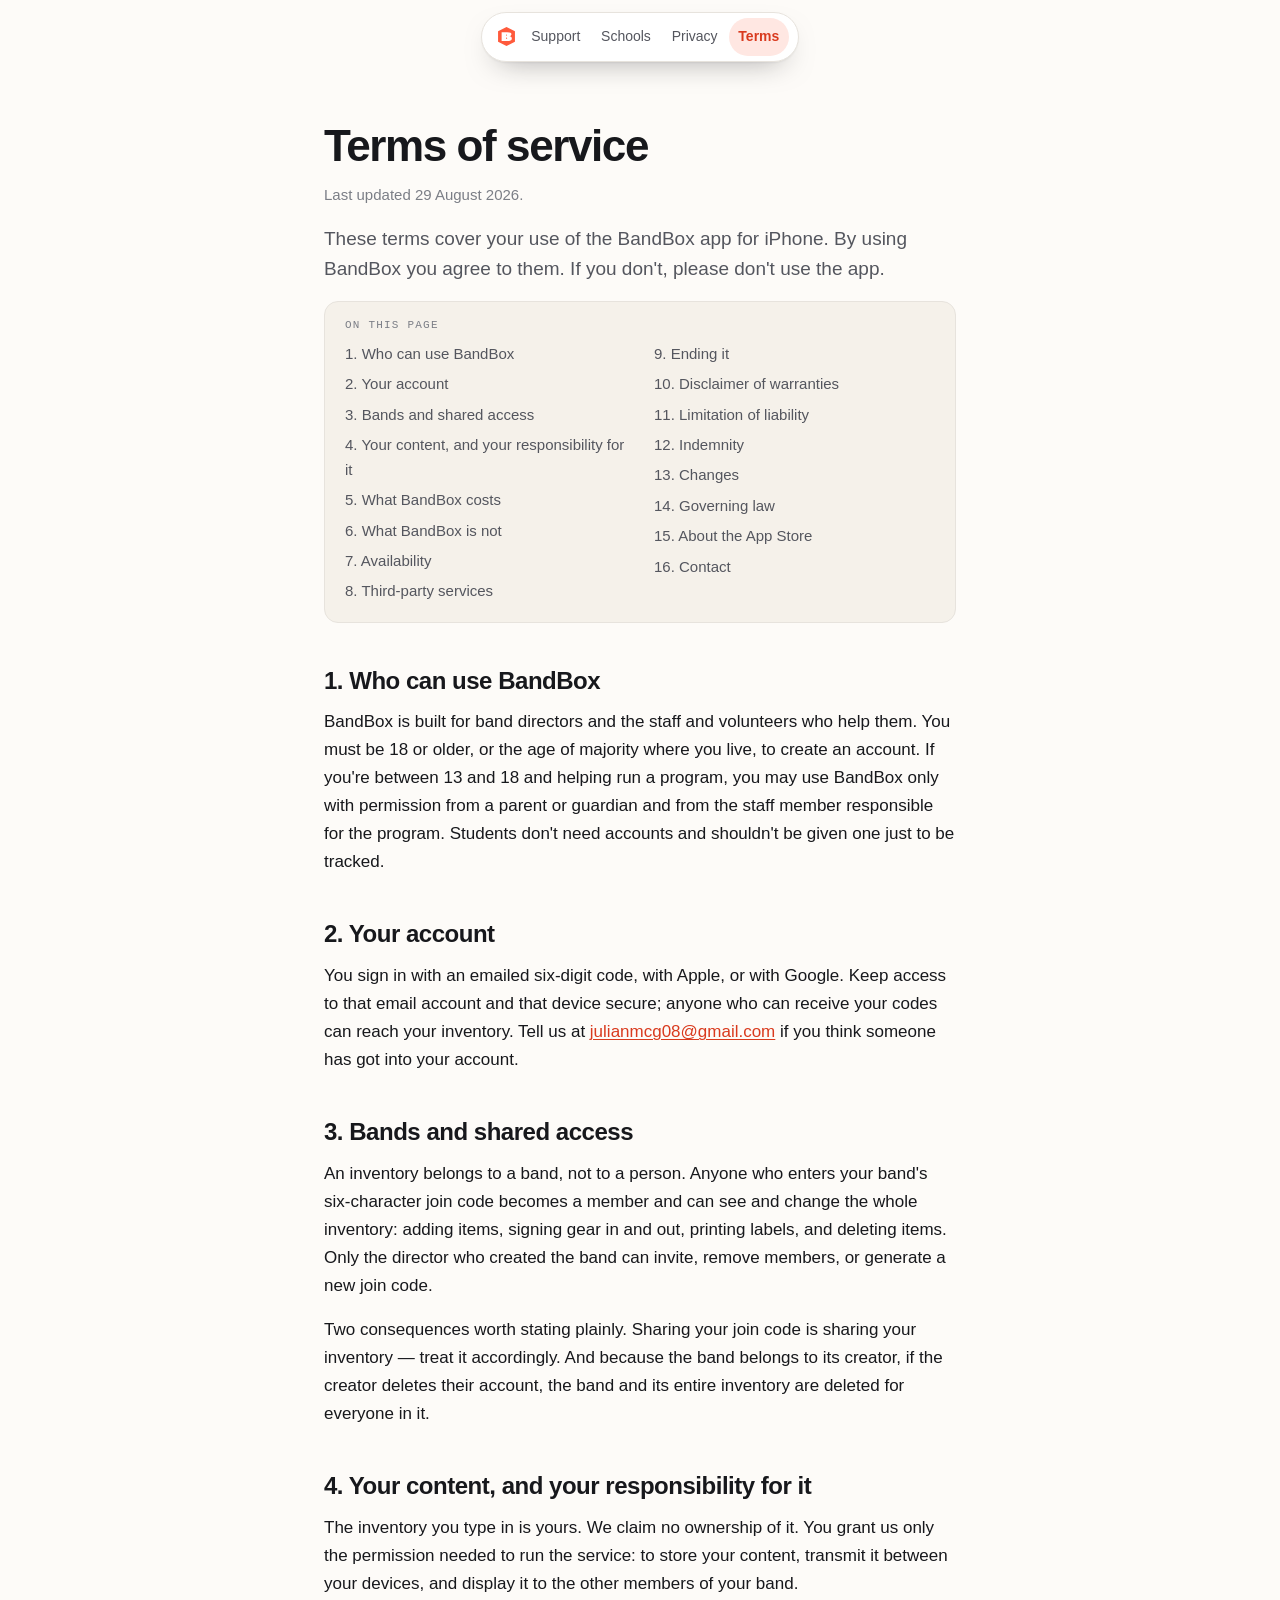
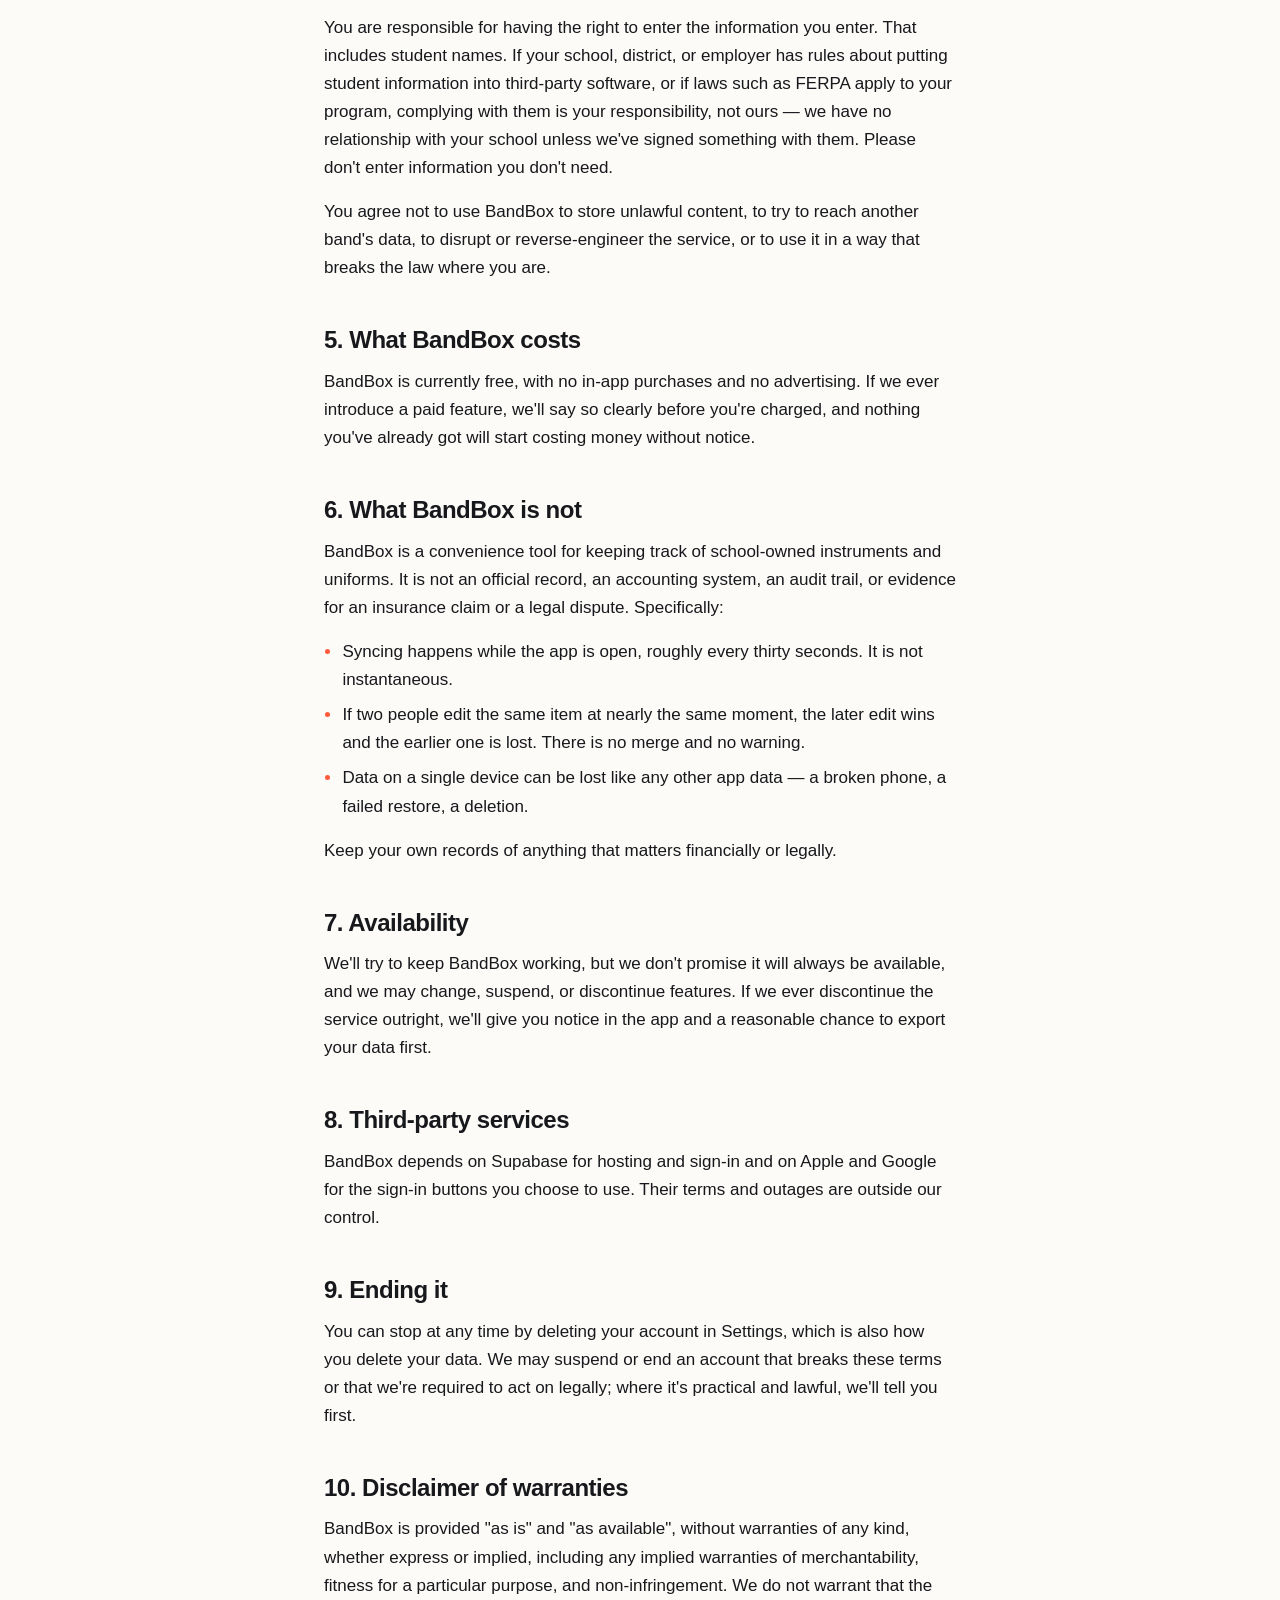
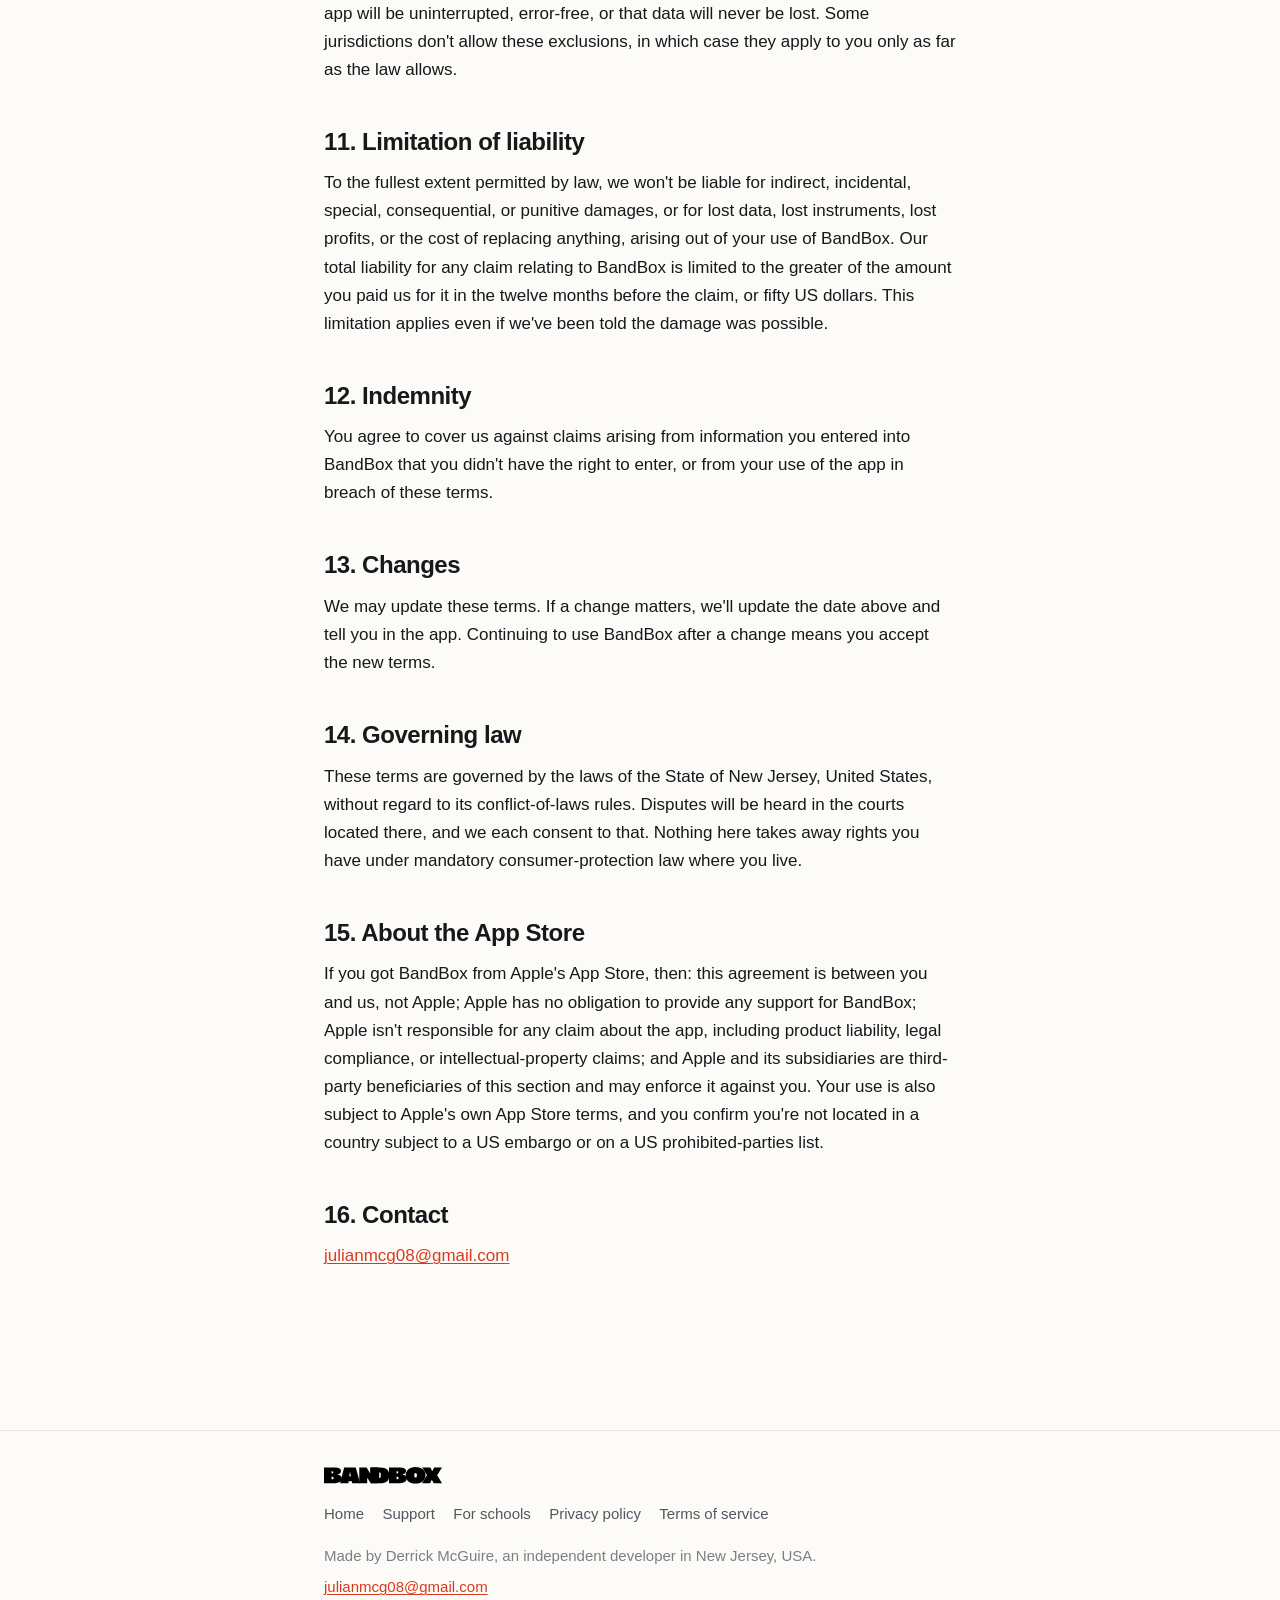
<file: terms/index.html>
<!doctype html>
<html lang="en">
<head>
<meta charset="utf-8">
<meta name="viewport" content="width=device-width, initial-scale=1">
<title>BandBox terms of service</title>
<meta name="description" content="The terms covering use of the BandBox app for iPhone: accounts, shared bands, your content, cost, warranties, liability, and the App Store terms.">
<link rel="canonical" href="https://mybandbox.app/terms">
<meta name="theme-color" content="#fdfbf8" media="(prefers-color-scheme: light)">
<meta name="theme-color" content="#121113" media="(prefers-color-scheme: dark)">
<meta property="og:type" content="website">
<meta property="og:site_name" content="BandBox">
<meta property="og:title" content="BandBox terms of service">
<meta property="og:description" content="The terms covering use of the BandBox app for iPhone: accounts, shared bands, your content, cost, warranties, liability, and the App Store terms.">
<meta property="og:url" content="https://mybandbox.app/terms">
<meta name="twitter:card" content="summary">
<link rel="icon" href="/assets/favicon.svg" type="image/svg+xml">
<link rel="mask-icon" href="/assets/favicon.svg" color="#ff5a3c">
<link rel="stylesheet" href="/assets/styles.css">
</head>
<body>
<a class="skip" href="#main">Skip to content</a>
<div class="navbar">
  <nav class="nav" aria-label="Main">
    <a class="nav__home" href="/" aria-label="BandBox home"><svg viewBox="0 0 72 81" fill="currentColor" aria-hidden="true"><path d="M38.9 47.57C38.9 50.28 36.83 50.66 33.8 50.61V44.75C37 44.64 38.9 45.29 38.9 47.57Z"/><path d="M33.8 37.1V31.62C36.83 31.4 37.86 32.27 37.86 34.22C37.86 36.72 36.29 37.15 33.8 37.1Z"/><path d="M36 0L0 18V63L36 81L72 63V18L36 0ZM37.92 60.16H15.24V22.18H39.49C53.06 22.18 57.02 25.92 57.02 30.91C57.02 34.93 53.71 38.08 48.5 39.32V39.65C57.13 40.9 58.65 44.64 58.65 48.6C58.65 56.31 51.59 60.16 37.92 60.16Z"/></svg></a>
    <a href="/support">Support</a>
    <a href="/schools">Schools</a>
    <a href="/privacy">Privacy</a>
    <a href="/terms" aria-current="page">Terms</a>
  </nav>
</div>
<main id="main">

<div class="wrap page--doc">
  <h1>Terms of service</h1>
  <p class="meta">Last updated 29 August 2026.</p>

  <p class="lede">These terms cover your use of the BandBox app for iPhone.
  By using BandBox you agree to them. If you don't, please don't use the app.</p>

  <nav class="toc" aria-label="On this page">
    <h2>On this page</h2>
    <ol>
      <li><a href="#s1">1. Who can use BandBox</a></li>
      <li><a href="#s2">2. Your account</a></li>
      <li><a href="#s3">3. Bands and shared access</a></li>
      <li><a href="#s4">4. Your content, and your responsibility for it</a></li>
      <li><a href="#s5">5. What BandBox costs</a></li>
      <li><a href="#s6">6. What BandBox is not</a></li>
      <li><a href="#s7">7. Availability</a></li>
      <li><a href="#s8">8. Third-party services</a></li>
      <li><a href="#s9">9. Ending it</a></li>
      <li><a href="#s10">10. Disclaimer of warranties</a></li>
      <li><a href="#s11">11. Limitation of liability</a></li>
      <li><a href="#s12">12. Indemnity</a></li>
      <li><a href="#s13">13. Changes</a></li>
      <li><a href="#s14">14. Governing law</a></li>
      <li><a href="#s15">15. About the App Store</a></li>
      <li><a href="#s16">16. Contact</a></li>
    </ol>
  </nav>

  <h2 id="s1">1. Who can use BandBox</h2>
  <p>BandBox is built for band directors and the staff and volunteers who help them.
  You must be 18 or older, or the age of majority where you live, to create an
  account. If you're between 13 and 18 and helping run a program, you may use BandBox
  only with permission from a parent or guardian and from the staff member responsible
  for the program. Students don't need accounts and shouldn't be given one just to be
  tracked.</p>

  <h2 id="s2">2. Your account</h2>
  <p>You sign in with an emailed six-digit code, with Apple, or with Google. Keep
  access to that email account and that device secure; anyone who can receive your
  codes can reach your inventory. Tell us at
  <a href="mailto:julianmcg08@gmail.com">julianmcg08@gmail.com</a> if you think
  someone has got into your account.</p>

  <h2 id="s3">3. Bands and shared access</h2>
  <p>An inventory belongs to a band, not to a person. Anyone who enters your band's
  six-character join code becomes a member and can see and change the whole inventory:
  adding items, signing gear in and out, printing labels, and deleting items. Only the
  director who created the band can invite, remove members, or generate a new join
  code.</p>
  <p>Two consequences worth stating plainly. Sharing your join code is sharing your
  inventory — treat it accordingly. And because the band belongs to its creator, if the
  creator deletes their account, the band and its entire inventory are deleted for
  everyone in it.</p>

  <h2 id="s4">4. Your content, and your responsibility for it</h2>
  <p>The inventory you type in is yours. We claim no ownership of it. You grant us only
  the permission needed to run the service: to store your content, transmit it between
  your devices, and display it to the other members of your band.</p>
  <p>You are responsible for having the right to enter the information you enter. That
  includes student names. If your school, district, or employer has rules about putting
  student information into third-party software, or if laws such as FERPA apply to your
  program, complying with them is your responsibility, not ours — we have no
  relationship with your school unless we've signed something with them. Please don't
  enter information you don't need.</p>
  <p>You agree not to use BandBox to store unlawful content, to try to reach another
  band's data, to disrupt or reverse-engineer the service, or to use it in a way that
  breaks the law where you are.</p>

  <h2 id="s5">5. What BandBox costs</h2>
  <p>BandBox is currently free, with no in-app purchases and no advertising. If we ever
  introduce a paid feature, we'll say so clearly before you're charged, and nothing
  you've already got will start costing money without notice.</p>

  <h2 id="s6">6. What BandBox is not</h2>
  <p>BandBox is a convenience tool for keeping track of school-owned instruments and
  uniforms. It is not an official record, an accounting system, an audit trail, or
  evidence for an insurance claim or a legal dispute. Specifically:</p>
  <ul>
    <li>Syncing happens while the app is open, roughly every thirty seconds. It is not
    instantaneous.</li>
    <li>If two people edit the same item at nearly the same moment, the later edit wins
    and the earlier one is lost. There is no merge and no warning.</li>
    <li>Data on a single device can be lost like any other app data — a broken phone, a
    failed restore, a deletion.</li>
  </ul>
  <p>Keep your own records of anything that matters financially or legally.</p>

  <h2 id="s7">7. Availability</h2>
  <p>We'll try to keep BandBox working, but we don't promise it will always be
  available, and we may change, suspend, or discontinue features. If we ever
  discontinue the service outright, we'll give you notice in the app and a reasonable
  chance to export your data first.</p>

  <h2 id="s8">8. Third-party services</h2>
  <p>BandBox depends on Supabase for hosting and sign-in and on Apple and Google for
  the sign-in buttons you choose to use. Their terms and outages are outside our
  control.</p>

  <h2 id="s9">9. Ending it</h2>
  <p>You can stop at any time by deleting your account in Settings, which is also how
  you delete your data. We may suspend or end an account that breaks these terms or
  that we're required to act on legally; where it's practical and lawful, we'll tell you
  first.</p>

  <h2 id="s10">10. Disclaimer of warranties</h2>
  <p>BandBox is provided "as is" and "as available", without warranties of any kind,
  whether express or implied, including any implied warranties of merchantability,
  fitness for a particular purpose, and non-infringement. We do not warrant that the
  app will be uninterrupted, error-free, or that data will never be lost. Some
  jurisdictions don't allow these exclusions, in which case they apply to you only as
  far as the law allows.</p>

  <h2 id="s11">11. Limitation of liability</h2>
  <p>To the fullest extent permitted by law, we won't be liable for indirect,
  incidental, special, consequential, or punitive damages, or for lost data, lost
  instruments, lost profits, or the cost of replacing anything, arising out of your use
  of BandBox. Our total liability for any claim relating to BandBox is limited to the
  greater of the amount you paid us for it in the twelve months before the claim, or
  fifty US dollars. This limitation applies even if we've been told the damage was
  possible.</p>

  <h2 id="s12">12. Indemnity</h2>
  <p>You agree to cover us against claims arising from information you entered into
  BandBox that you didn't have the right to enter, or from your use of the app in
  breach of these terms.</p>

  <h2 id="s13">13. Changes</h2>
  <p>We may update these terms. If a change matters, we'll update the date above and
  tell you in the app. Continuing to use BandBox after a change means you accept the
  new terms.</p>

  <h2 id="s14">14. Governing law</h2>
  <p>These terms are governed by the laws of the State of New Jersey, United States,
  without regard to its conflict-of-laws rules. Disputes will be heard in the courts
  located there, and we each consent to that. Nothing here takes away rights you have
  under mandatory consumer-protection law where you live.</p>

  <h2 id="s15">15. About the App Store</h2>
  <p>If you got BandBox from Apple's App Store, then: this agreement is between you and
  us, not Apple; Apple has no obligation to provide any support for BandBox; Apple
  isn't responsible for any claim about the app, including product liability, legal
  compliance, or intellectual-property claims; and Apple and its subsidiaries are
  third-party beneficiaries of this section and may enforce it against you. Your use is
  also subject to Apple's own App Store terms, and you confirm you're not located in a
  country subject to a US embargo or on a US prohibited-parties list.</p>

  <h2 id="s16">16. Contact</h2>
  <p><a href="mailto:julianmcg08@gmail.com">julianmcg08@gmail.com</a></p>
</div>
</main>
<footer class="foot">
  <div class="wrap">
    <img class="foot__logo" src="/assets/logolong.svg" alt="BandBox" width="176" height="25">
    <ul class="foot__nav">
      <li><a href="/">Home</a></li>
      <li><a href="/support">Support</a></li>
      <li><a href="/schools">For schools</a></li>
      <li><a href="/privacy">Privacy policy</a></li>
      <li><a href="/terms">Terms of service</a></li>
    </ul>
    <p>Made by Derrick McGuire, an independent developer in New Jersey, USA.</p>
    <p><a href="mailto:julianmcg08@gmail.com">julianmcg08@gmail.com</a></p>
  </div>
</footer>
</body>
</html>
</file>
<file: assets/styles.css>
/* BandBox — mybandbox.app
   One stylesheet. No dependencies, no webfonts, no tracking. */

:root {
  --ink:        #17181c;
  --ink-soft:   #54565e;
  --ink-faint:  #7b7e86;
  --rule:       #e7e3dd;
  --rule-soft:  #f0ece6;
  --bg:         #fdfbf8;
  --bg-soft:    #f5f1ea;
  --paper:      #ffffff;

  --accent:     #ff5a3c;  /* artwork, marks, large type */
  --accent-txt: #d93a1e;  /* body-size text on light backgrounds */
  --accent-dim: #ffe7e2;

  --w-text: 42rem;

  --font: -apple-system, BlinkMacSystemFont, "SF Pro Text", "Segoe UI", Roboto,
          "Helvetica Neue", Arial, sans-serif;
  --mono: ui-monospace, SFMono-Regular, "SF Mono", Menlo, Consolas, monospace;
}

@media (prefers-color-scheme: dark) {
  :root {
    --ink:        #f2efec;
    --ink-soft:   #aeaaa5;
    --ink-faint:  #85817c;
    --rule:       #2e2b2e;
    --rule-soft:  #242225;
    --bg:         #121113;
    --bg-soft:    #1b191c;
    --paper:      #1b191c;

    --accent:     #ff6b4f;
    --accent-txt: #ff7f66;
    --accent-dim: #3a201a;
  }
}

*, *::before, *::after { box-sizing: border-box; }

html {
  -webkit-text-size-adjust: 100%;
  scroll-behavior: smooth;
  scroll-padding-top: 6rem;
}
@media (prefers-reduced-motion: reduce) { html { scroll-behavior: auto; } }

body {
  margin: 0;
  padding-top: 5.25rem;
  background: var(--bg);
  color: var(--ink);
  font-family: var(--font);
  font-size: 1.0625rem;
  line-height: 1.65;
  -webkit-font-smoothing: antialiased;
}
body.bare { padding-top: 0; }

::selection { background: var(--accent); color: #fff; }

.wrap {
  width: 100%;
  max-width: var(--w-text);
  margin-inline: auto;
  padding-inline: 1.25rem;
}

a { color: var(--accent-txt); text-decoration-thickness: 1px; text-underline-offset: 2px; }
a:hover { color: var(--ink); }
a:focus-visible {
  outline: 2px solid var(--accent);
  outline-offset: 3px;
  border-radius: 3px;
}

img, svg { max-width: 100%; }

/* --- Skip link --- */
.skip { position: absolute; left: -9999px; }
.skip:focus {
  position: fixed; left: 1rem; top: 1rem; z-index: 100;
  background: var(--paper); color: var(--ink);
  border: 1px solid var(--rule); border-radius: 8px;
  padding: .6rem .9rem; text-decoration: none;
}

/* --- Floating centred nav ---
   A full-width fixed strip does the centring; the pill is sized by its content.
   Positioning the pill itself with left:50% made it shrink-to-fit against half
   the viewport, which pushed the last link outside its own rounded edge. */
.navbar {
  position: fixed;
  top: .75rem;
  left: 0;
  right: 0;
  z-index: 50;
  display: flex;
  justify-content: center;
  padding-inline: .75rem;
  pointer-events: none;
}
.nav {
  pointer-events: auto;
  display: flex;
  align-items: center;
  gap: .1rem;
  max-width: 100%;
  overflow-x: auto;
  scrollbar-width: none;
  -ms-overflow-style: none;
  padding: .3rem .55rem;
  background: var(--paper);
  border: 1px solid var(--rule);
  border-radius: 999px;
  box-shadow: 0 1px 2px rgba(23,24,28,.05), 0 12px 30px -16px rgba(23,24,28,.5);
}
.nav::-webkit-scrollbar { display: none; }

.nav a {
  display: flex;
  align-items: center;
  min-height: 38px;
  padding-inline: .6rem;
  font-size: .875rem;
  color: var(--ink-soft);
  text-decoration: none;
  white-space: nowrap;
  border-radius: 999px;
}
.nav a:hover { color: var(--ink); }
.nav a[aria-current="page"] {
  color: var(--accent-txt);
  font-weight: 600;
  background: var(--accent-dim);
}

.nav a.nav__home {
  flex: none;
  color: var(--accent);
  padding-inline: .45rem .3rem;
  background: none;
}
.nav a.nav__home:hover { color: var(--ink); }
.nav a.nav__home svg { display: block; width: 17px; height: 19px; }

/* Narrow phones: tighten the spacing rather than shrink the type. */
@media (max-width: 24rem) {
  .nav { padding-inline: .4rem; }
  .nav a { padding-inline: .4rem; }
  .nav a.nav__home { padding-inline: .3rem .2rem; }
}

/* --- Type --- */
h1, h2, h3 { line-height: 1.2; }
h1 {
  font-size: clamp(2rem, 1.45rem + 2.4vw, 2.75rem);
  font-weight: 800;
  letter-spacing: -0.032em;
  margin: 0 0 .65rem;
}
h2 {
  font-size: clamp(1.3rem, 1.18rem + .55vw, 1.5rem);
  font-weight: 750;
  letter-spacing: -0.02em;
  margin: 2.75rem 0 .8rem;
}
h3 { font-size: 1.0625rem; font-weight: 680; letter-spacing: -0.01em; margin: 1.75rem 0 .4rem; }
p, ul, ol { margin: 0 0 1rem; }
ul, ol { padding-left: 1.15rem; }
li { margin-bottom: .45rem; }
li::marker { color: var(--accent); }
li > ul, li > ol { margin-top: .45rem; }
strong { font-weight: 650; }
.dot { color: var(--accent); }

code {
  font-family: var(--mono);
  font-size: .8125em;
  letter-spacing: .01em;
  background: var(--bg-soft);
  border: 1px solid var(--rule);
  border-radius: 5px;
  padding: .12em .38em;
}

hr { border: 0; border-top: 1px solid var(--rule); margin: 2.5rem 0; }

.lede { font-size: 1.1875rem; color: var(--ink-soft); line-height: 1.6; }
.meta { font-size: .9375rem; color: var(--ink-faint); }

/* --- Page shells --- */
.page { padding-block: 2.25rem 4rem; }
.page--doc { padding-block: 2.25rem 5rem; }

/* --- Home: one screen, no scroll --- */
.home {
  min-height: 100vh;
  min-height: 100svh;
  display: flex;
  align-items: center;
  padding: 3rem 1.5rem;
}
.home__in { width: 100%; max-width: 31rem; margin-inline: auto; }

.lockup { display: flex; align-items: center; gap: .7rem; margin-bottom: 1.9rem; }
.lockup__mark { display: block; color: var(--accent); line-height: 0; }
.lockup__mark svg { display: block; width: 26px; height: 29px; flex: none; }
.lockup__word { display: block; height: 1.35rem; width: auto; }
@media (prefers-color-scheme: dark) { .lockup__word { filter: invert(1); } }

.home__desc {
  font-size: clamp(1.25rem, 1.1rem + .7vw, 1.5rem);
  line-height: 1.42;
  letter-spacing: -0.021em;
  font-weight: 500;
  margin: 0 0 1.4rem;
}
.home__specs {
  font-family: var(--mono);
  font-size: .75rem;
  letter-spacing: .04em;
  color: var(--ink-faint);
  margin: 0 0 2.25rem;
}
.home__specs span { color: var(--accent); padding-inline: .2rem; }

.home__links {
  display: flex;
  flex-wrap: wrap;
  gap: .5rem 1.4rem;
  padding-top: 1.4rem;
  border-top: 1px solid var(--rule);
  margin-bottom: 1.6rem;
}
.home__links a {
  font-size: .9375rem;
  color: var(--ink);
  text-decoration: none;
  border-bottom: 1px solid var(--rule);
  padding-bottom: 1px;
}
.home__links a:hover { color: var(--accent-txt); border-bottom-color: var(--accent); }

.home__by { font-size: .8125rem; color: var(--ink-faint); margin: 0; }

/* --- Panels --- */
.panel {
  border: 1px solid var(--rule);
  background: var(--bg-soft);
  border-radius: 14px;
  padding: 1.4rem 1.4rem .5rem;
  margin: 1.75rem 0;
}
.panel > :last-child { margin-bottom: .9rem; }
.panel h2, .panel h3 { margin-top: 0; }

/* Inverted block — the privacy summary, so the plain-English answer reads first */
.panel--ink {
  background: #17181c;
  border-color: #17181c;
  color: #f1eeeb;
  padding: 1.7rem 1.6rem .8rem;
}
.panel--ink h2 { color: #fff; }
.panel--ink a { color: var(--accent); }
.panel--ink a:hover { color: #fff; }
@media (prefers-color-scheme: dark) {
  .panel--ink { background: #08080a; border-color: #2c292c; }
}

.checks { list-style: none; padding: 0; margin: 1rem 0; }
.checks li { position: relative; padding-left: 1.7rem; margin-bottom: .55rem; }
.checks li::before {
  content: "";
  position: absolute; left: .15rem; top: .6em;
  width: .8rem; height: .42rem;
  border-left: 2px solid var(--accent);
  border-bottom: 2px solid var(--accent);
  transform: rotate(-45deg);
}

/* --- Definition rows --- */
.rows { margin: 1.5rem 0; }
.row { border-top: 1px solid var(--rule); padding: 1.1rem 0; }
.row:last-child { border-bottom: 1px solid var(--rule); }
.row h3 { margin: 0 0 .3rem; font-size: 1rem; }
.row p { margin: 0 0 .4rem; color: var(--ink-soft); font-size: 1rem; }
.row p:last-child { margin-bottom: 0; }

/* --- On this page --- */
.toc {
  border: 1px solid var(--rule);
  border-radius: 14px;
  background: var(--bg-soft);
  padding: 1.1rem 1.25rem;
  margin: 0 0 2.5rem;
  font-size: .9375rem;
}
.toc h2 {
  margin: 0 0 .6rem;
  font-family: var(--mono);
  font-size: .6875rem;
  font-weight: 500;
  letter-spacing: .11em;
  text-transform: uppercase;
  color: var(--ink-faint);
}
.toc ol, .toc ul { margin: 0; padding: 0; list-style: none; }
@media (min-width: 34rem) { .toc ol, .toc ul { columns: 2; column-gap: 1.75rem; } }
.toc li { margin: 0 0 .35rem; break-inside: avoid; }
.toc a { text-decoration: none; color: var(--ink-soft); }
.toc a:hover { color: var(--accent-txt); text-decoration: underline; }

/* --- Footer --- */
.foot {
  border-top: 1px solid var(--rule);
  margin-top: 4rem;
  padding-block: 2.25rem 3.5rem;
  font-size: .9375rem;
  color: var(--ink-faint);
}
.foot__logo { display: block; height: 1.05rem; width: auto; margin-bottom: 1.1rem; }
@media (prefers-color-scheme: dark) { .foot__logo { filter: invert(1); } }
.foot__nav {
  display: flex; flex-wrap: wrap; gap: .35rem 1.15rem;
  margin: 0 0 1.1rem; padding: 0; list-style: none;
}
.foot__nav li { margin: 0; }
.foot__nav li::marker { content: none; }
.foot__nav a { color: var(--ink-soft); text-decoration: none; }
.foot__nav a:hover { color: var(--accent-txt); text-decoration: underline; }
.foot p { margin: 0 0 .4rem; max-width: 40rem; }

/* --- Utility --- */
.mt0 { margin-top: 0; }

/* --- Print: district staff do print the privacy policy --- */
@media print {
  .navbar, .skip, .toc, .foot__nav { display: none !important; }
  body { padding-top: 0; background: #fff; color: #000; font-size: 11pt; }
  .panel--ink { background: #fff !important; color: #000 !important; border: 1px solid #999; }
  .panel--ink h2 { color: #000; }
  a { color: #000; }
  .wrap { max-width: none; }
}
</file>
